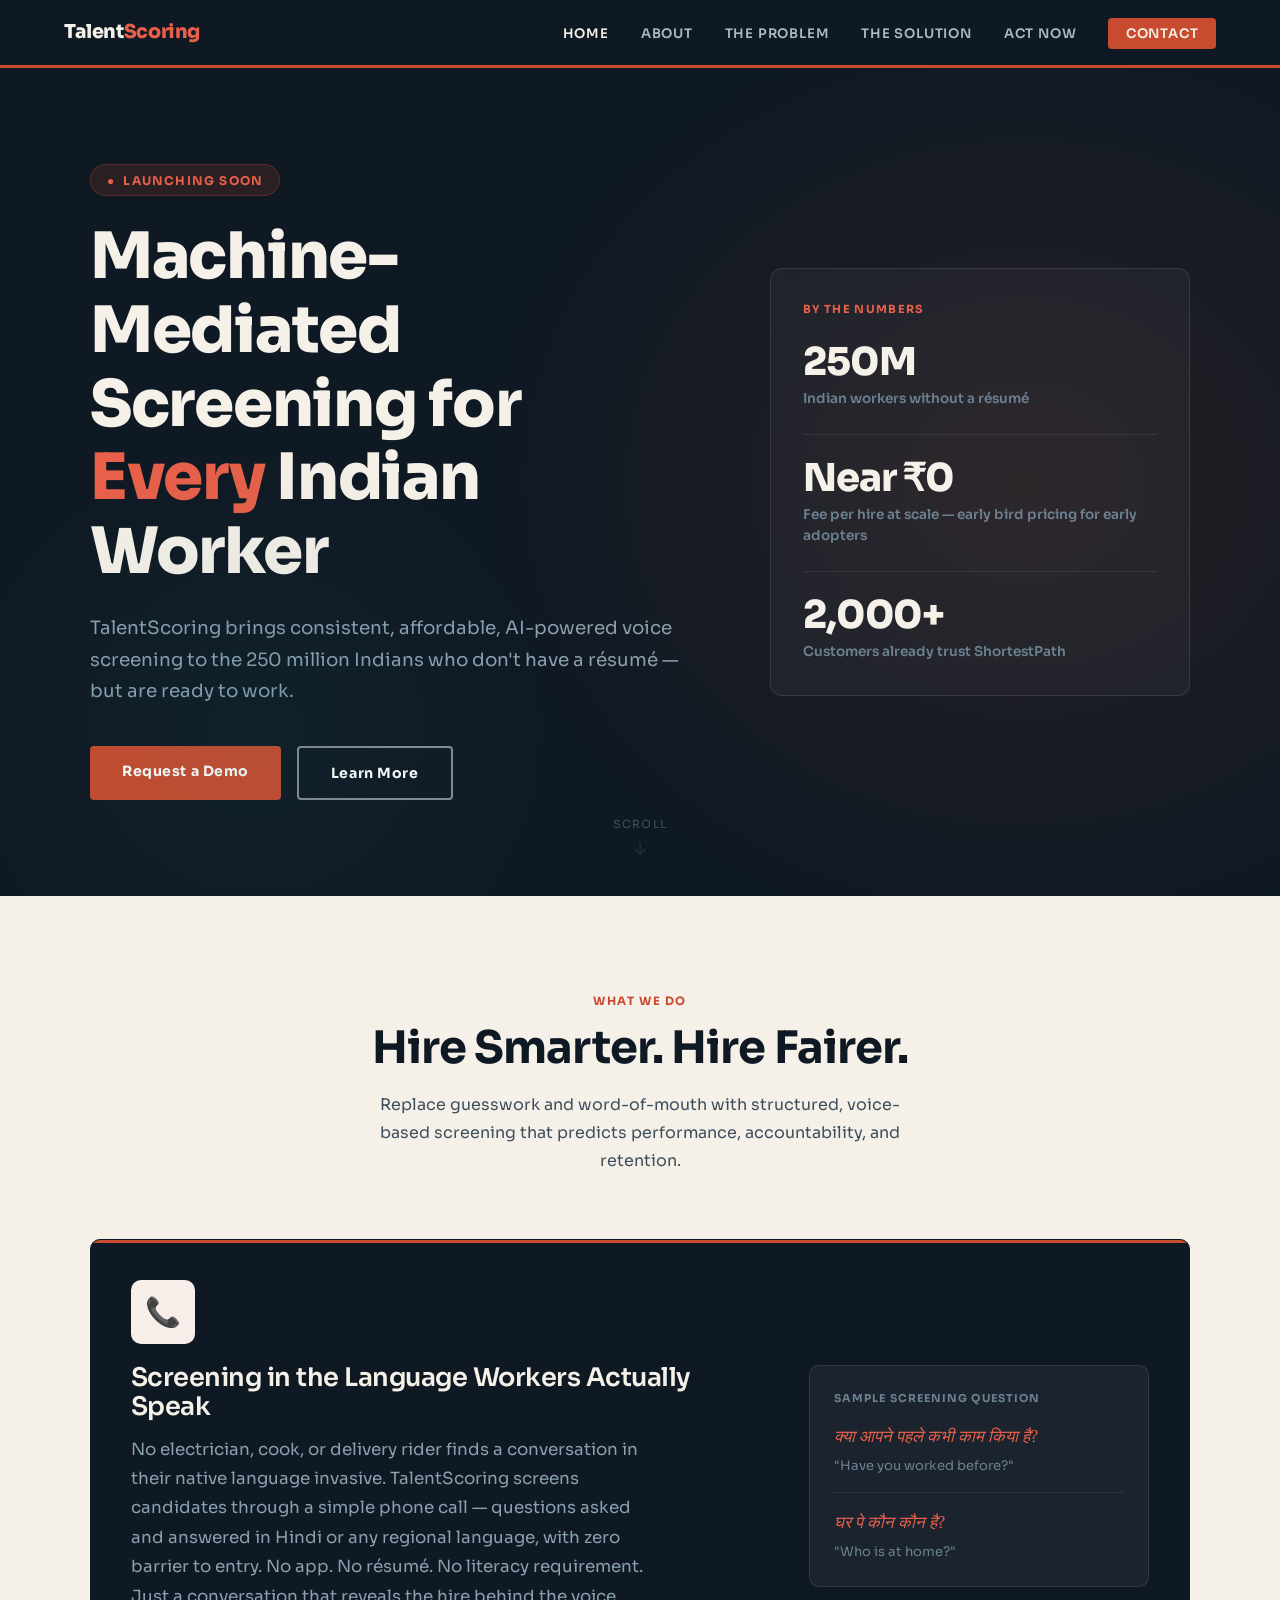
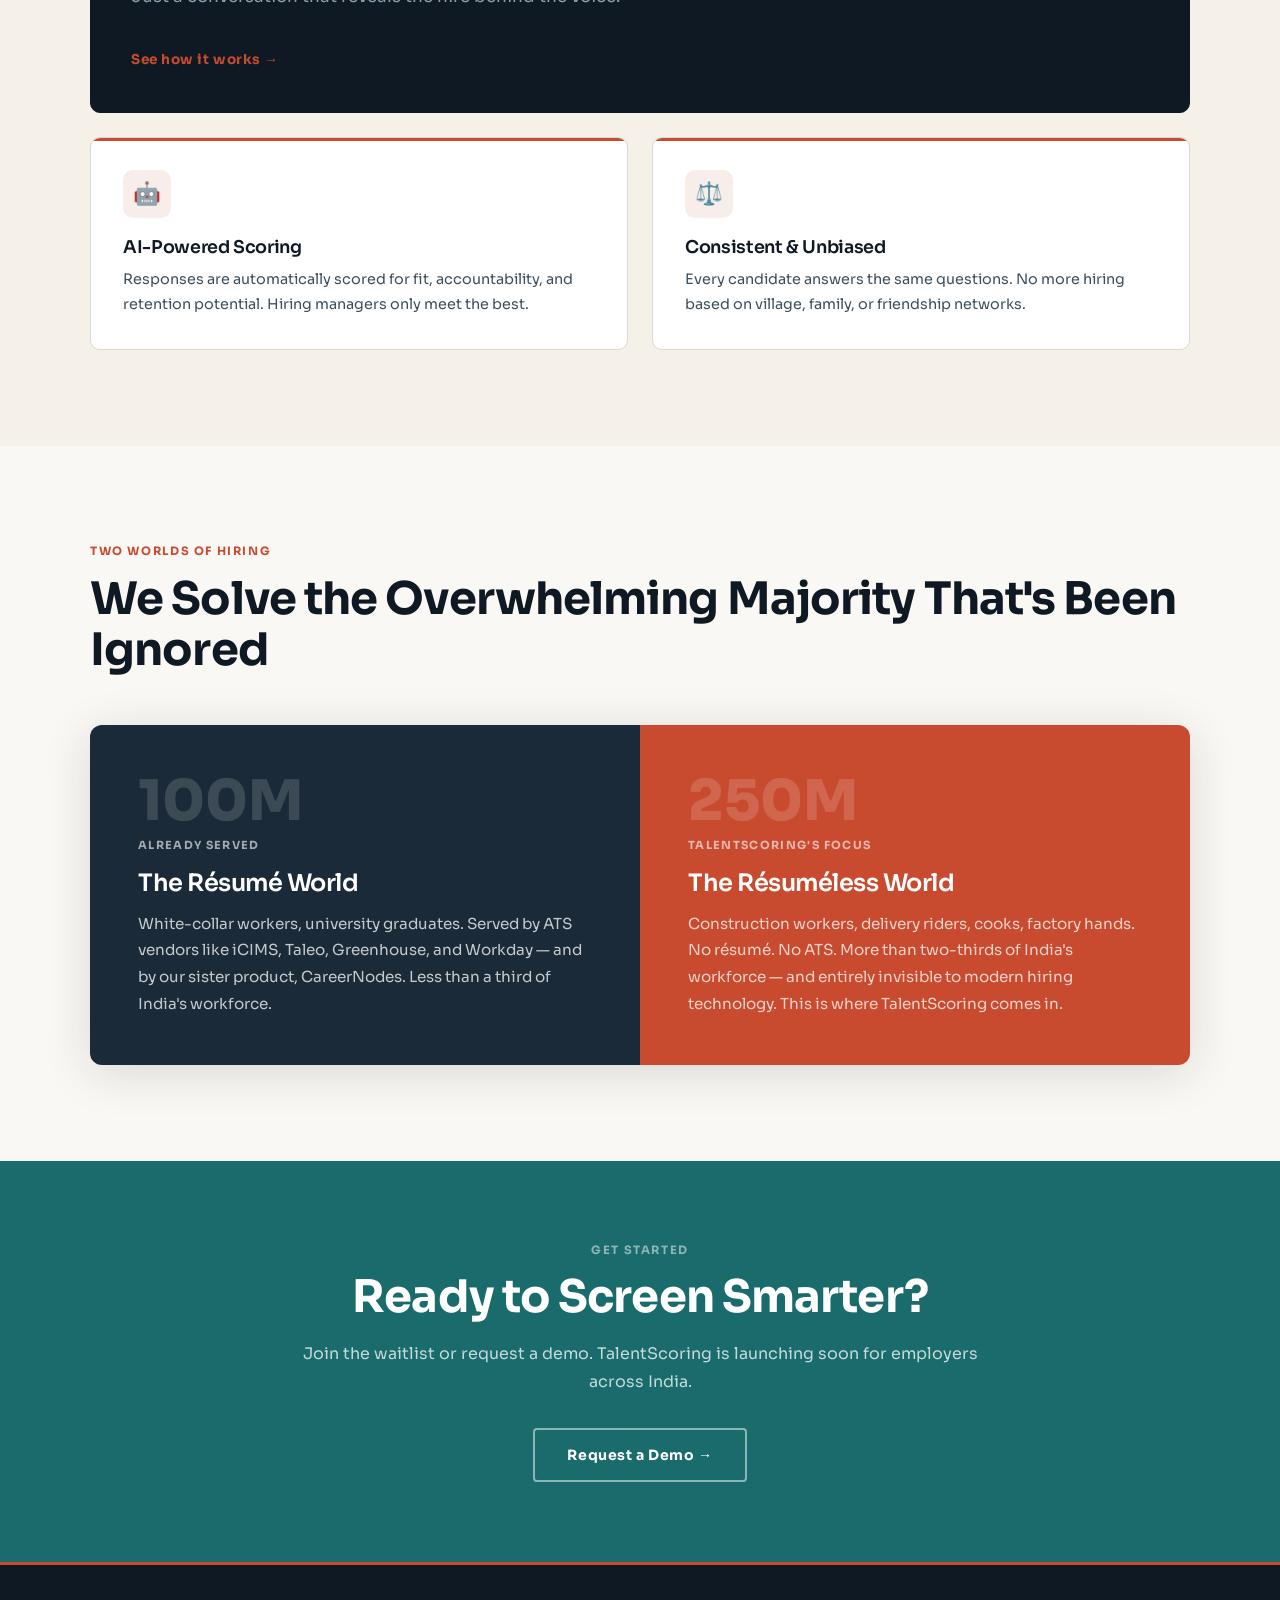
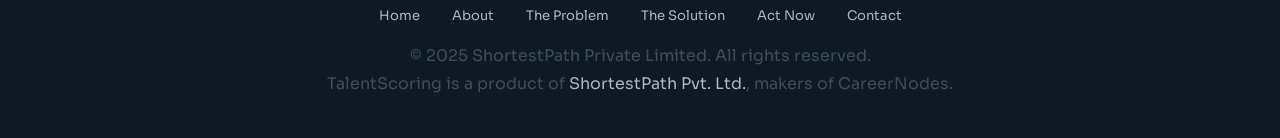
<file: index.html>
<!DOCTYPE html>
<html lang="en">
<head>
  <meta charset="UTF-8" />
  <meta name="viewport" content="width=device-width, initial-scale=1.0" />
  <title>TalentScoring — Machine-Mediated Screening</title>
  <meta name="description" content="TalentScoring brings consistent, AI-powered voice screening to the 250 million Indian workers who don't have a résumé." />
  <link rel="stylesheet" href="style.css" />
  <style>
    /* Hero */
    .hero {
      background: var(--ink);
      min-height: 92vh;
      display: flex;
      align-items: center;
      position: relative;
      overflow: hidden;
      padding: 4rem 5%;
    }

    .hero::before {
      content: '';
      position: absolute;
      inset: 0;
      background:
        radial-gradient(ellipse 60% 80% at 80% 50%, rgba(200,75,47,0.12) 0%, transparent 70%),
        radial-gradient(ellipse 40% 60% at 20% 80%, rgba(26,107,107,0.1) 0%, transparent 60%);
      pointer-events: none;
    }

    .hero-grid {
      max-width: 1100px;
      margin: 0 auto;
      width: 100%;
      display: grid;
      grid-template-columns: 1fr 420px;
      gap: 4rem;
      align-items: center;
    }

    .hero-eyebrow {
      display: inline-flex;
      align-items: center;
      gap: 0.5rem;
      background: rgba(200,75,47,0.15);
      border: 1px solid rgba(200,75,47,0.3);
      border-radius: 100px;
      padding: 0.35rem 1rem;
      font-size: 0.75rem;
      font-weight: 700;
      letter-spacing: 0.1em;
      text-transform: uppercase;
      color: var(--accent-light);
      margin-bottom: 1.5rem;
    }

    .hero h1 {
      color: var(--cream);
      margin-bottom: 1.5rem;
    }

    .hero h1 em {
      font-style: normal;
      color: var(--accent-light);
    }

    .hero .lead {
      color: #8aa0b0;
      margin-bottom: 2.5rem;
      font-size: 1.15rem;
    }

    .hero-actions { display: flex; gap: 1rem; flex-wrap: wrap; }

    /* Hero card */
    .hero-card {
      background: rgba(255,255,255,0.04);
      border: 1px solid rgba(255,255,255,0.1);
      border-radius: 12px;
      padding: 2rem;
      backdrop-filter: blur(4px);
    }

    .hero-card-label {
      font-size: 0.7rem;
      font-weight: 700;
      letter-spacing: 0.12em;
      text-transform: uppercase;
      color: var(--accent-light);
      margin-bottom: 1.5rem;
    }

    .hero-stat {
      margin-bottom: 1.5rem;
      padding-bottom: 1.5rem;
      border-bottom: 1px solid rgba(255,255,255,0.08);
    }
    .hero-stat:last-child { margin-bottom: 0; padding-bottom: 0; border-bottom: none; }
    .hero-stat .stat-number { color: var(--cream); font-size: 2.4rem; }
    .hero-stat .stat-label { color: #6b8090; }

    /* Scroll indicator */
    .scroll-hint {
      position: absolute;
      bottom: 2.5rem;
      left: 50%;
      transform: translateX(-50%);
      display: flex;
      flex-direction: column;
      align-items: center;
      gap: 0.4rem;
      color: #3d5060;
      font-size: 0.7rem;
      letter-spacing: 0.1em;
      text-transform: uppercase;
      animation: bounce 2s infinite;
    }

    @keyframes bounce {
      0%, 100% { transform: translateX(-50%) translateY(0); }
      50% { transform: translateX(-50%) translateY(6px); }
    }

    .scroll-hint svg { opacity: 0.4; }

    /* Value props */
    .value-section {
      padding: 6rem 5%;
      background: var(--cream);
    }

    .value-inner {
      max-width: 1100px;
      margin: 0 auto;
    }

    .value-header {
      text-align: center;
      margin-bottom: 4rem;
    }

    .value-header h2 { margin-bottom: 1rem; }
    .value-header p { max-width: 540px; margin: 0 auto; }

    .value-card {
      background: white;
      border: 1px solid var(--border);
      border-radius: 10px;
      padding: 2rem;
      position: relative;
      overflow: hidden;
      transition: transform 0.2s, box-shadow 0.2s;
    }
    .value-card::before {
      content: '';
      position: absolute;
      top: 0; left: 0; right: 0;
      height: 3px;
      background: var(--accent);
    }
    .value-card:hover { transform: translateY(-4px); box-shadow: var(--shadow-lg); }
    .value-card h3 { margin-bottom: 0.6rem; font-size: 1.1rem; }
    .value-card p { font-size: 0.9rem; }

    /* Hero card — native language */
    .value-card-hero {
      display: grid;
      grid-template-columns: 1fr 340px;
      gap: 3rem;
      align-items: center;
      margin-bottom: 1.5rem;
      padding: 2.5rem;
      background: var(--ink);
      border-color: var(--ink);
    }
    .value-card-hero::before { background: var(--accent); }
    .value-card-hero:hover { transform: none; }

    .value-hero-left h3 { color: var(--cream); }
    .value-hero-left p { color: #8aa0b0; font-size: 1rem; }

    .question-preview {
      background: rgba(255,255,255,0.05);
      border: 1px solid rgba(255,255,255,0.1);
      border-radius: 10px;
      padding: 1.5rem;
    }
    .qp-label {
      font-size: 0.68rem;
      font-weight: 700;
      letter-spacing: 0.1em;
      text-transform: uppercase;
      color: #6b8090;
      margin-bottom: 1rem;
    }
    .qp-hindi {
      font-family: 'Lora', serif;
      font-style: italic;
      color: var(--accent-light);
      font-size: 1.05rem;
      margin-bottom: 0.3rem;
    }
    .qp-english {
      font-size: 0.82rem;
      color: #6b8090;
    }
    .qp-divider {
      height: 1px;
      background: rgba(255,255,255,0.07);
      margin: 1rem 0;
    }

    /* Secondary 2-col grid */
    .value-grid-secondary {
      display: grid;
      grid-template-columns: 1fr 1fr;
      gap: 1.5rem;
    }

    .value-icon {
      width: 48px;
      height: 48px;
      background: var(--accent-pale);
      border-radius: 10px;
      display: flex;
      align-items: center;
      justify-content: center;
      margin-bottom: 1.2rem;
      font-size: 1.4rem;
    }

    /* Two-world section */
    .two-worlds {
      padding: 6rem 5%;
      background: var(--warm-white);
    }

    .two-worlds-inner {
      max-width: 1100px;
      margin: 0 auto;
    }

    .worlds-grid {
      display: grid;
      grid-template-columns: 1fr 1fr;
      gap: 0;
      border-radius: 12px;
      overflow: hidden;
      box-shadow: var(--shadow-lg);
      margin-top: 3rem;
    }

    .world {
      padding: 3rem;
    }

    .world-resume {
      background: #1a2a38;
      color: white;
    }

    .world-resumeless {
      background: var(--accent);
      color: white;
    }

    .world-tag {
      font-size: 0.7rem;
      font-weight: 700;
      letter-spacing: 0.12em;
      text-transform: uppercase;
      opacity: 0.6;
      margin-bottom: 1rem;
    }

    .world h3 { font-size: 1.5rem; color: white; margin-bottom: 0.8rem; }
    .world p { color: rgba(255,255,255,0.75); font-size: 0.95rem; }
    .world .world-num { font-size: 3.5rem; font-weight: 800; opacity: 0.15; line-height: 1; margin-bottom: 0.5rem; }

    /* CTA Banner */
    .cta-banner {
      background: var(--teal);
      padding: 5rem 5%;
      text-align: center;
    }

    .cta-banner-inner { max-width: 700px; margin: 0 auto; }
    .cta-banner h2 { color: white; margin-bottom: 1rem; }
    .cta-banner p { color: rgba(255,255,255,0.75); margin-bottom: 2rem; }

    @media (max-width: 900px) {
      .hero-grid { grid-template-columns: 1fr; }
      .hero-card { display: none; }
      .value-card-hero { grid-template-columns: 1fr; }
      .value-hero-right { display: none; }
      .value-grid-secondary { grid-template-columns: 1fr; }
      .worlds-grid { grid-template-columns: 1fr; }
    }
  </style>
</head>
<body>

<nav>
  <a href="index.html" class="nav-logo">Talent<span>Scoring</span></a>
  <ul class="nav-links">
    <li><a href="index.html" class="active">Home</a></li>
    <li><a href="about.html">About</a></li>
    <li><a href="problem.html">The Problem</a></li>
    <li><a href="solution.html">The Solution</a></li>
    <li><a href="market.html">Act Now</a></li>
    <li><a href="contact.html" class="nav-cta">Contact</a></li>
  </ul>
</nav>

<main>

  <section class="hero">
    <div class="hero-grid">
      <div class="hero-content">
        <div class="hero-eyebrow">
          <span>●</span> Launching Soon
        </div>
        <h1>Machine-Mediated Screening for <em>Every</em> Indian Worker</h1>
        <p class="lead">TalentScoring brings consistent, affordable, AI-powered voice screening to the 250 million Indians who don't have a résumé — but are ready to work.</p>
        <div class="hero-actions">
          <a href="contact.html" class="btn btn-primary">Request a Demo</a>
          <a href="problem.html" class="btn btn-outline-white">Learn More</a>
        </div>
      </div>
      <div class="hero-card">
        <div class="hero-card-label">By the numbers</div>
        <div class="hero-stat">
          <div class="stat-number">250M</div>
          <div class="stat-label">Indian workers without a résumé</div>
        </div>
        <div class="hero-stat">
          <div class="stat-number">Near ₹0</div>
          <div class="stat-label">Fee per hire at scale — early bird pricing for early adopters</div>
        </div>
        <div class="hero-stat">
          <div class="stat-number">2,000+</div>
          <div class="stat-label">Customers already trust ShortestPath</div>
        </div>
      </div>
    </div>
    <div class="scroll-hint">
      <span>Scroll</span>
      <svg width="16" height="16" viewBox="0 0 16 16" fill="none"><path d="M8 3v10M3 9l5 5 5-5" stroke="currentColor" stroke-width="1.5" stroke-linecap="round" stroke-linejoin="round"/></svg>
    </div>
  </section>

  <section class="value-section">
    <div class="value-inner">
      <div class="value-header">
        <div class="section-label">What We Do</div>
        <h2>Hire Smarter. Hire Fairer.</h2>
        <p>Replace guesswork and word-of-mouth with structured, voice-based screening that predicts performance, accountability, and retention.</p>
      </div>
      <!-- Native language: hero card spanning full width -->
      <div class="value-card value-card-hero">
        <div class="value-hero-left">
          <div class="value-icon" style="width:64px;height:64px;font-size:1.8rem;">📞</div>
          <h3 style="font-size:1.6rem;margin-bottom:0.8rem;">Screening in the Language Workers Actually Speak</h3>
          <p style="font-size:1.05rem;max-width:520px;">No electrician, cook, or delivery rider finds a conversation in their native language invasive. TalentScoring screens candidates through a simple phone call — questions asked and answered in Hindi or any regional language, with zero barrier to entry. No app. No résumé. No literacy requirement. Just a conversation that reveals the hire behind the voice.</p>
          <a href="solution.html" style="display:inline-block;margin-top:1.2rem;font-size:0.85rem;font-weight:700;color:var(--accent);text-decoration:none;letter-spacing:0.04em;">See how it works →</a>
        </div>
        <div class="value-hero-right">
          <div class="question-preview">
            <div class="qp-label">Sample screening question</div>
            <div class="qp-hindi">क्या आपने पहले कभी काम किया है?</div>
            <div class="qp-english">"Have you worked before?"</div>
            <div class="qp-divider"></div>
            <div class="qp-hindi">घर पे कौन कौन है?</div>
            <div class="qp-english">"Who is at home?"</div>
          </div>
        </div>
      </div>

      <!-- Supporting cards: smaller, secondary -->
      <div class="value-grid-secondary">
        <div class="value-card">
          <div class="value-icon">🤖</div>
          <h3>AI-Powered Scoring</h3>
          <p>Responses are automatically scored for fit, accountability, and retention potential. Hiring managers only meet the best.</p>
        </div>
        <div class="value-card">
          <div class="value-icon">⚖️</div>
          <h3>Consistent & Unbiased</h3>
          <p>Every candidate answers the same questions. No more hiring based on village, family, or friendship networks.</p>
        </div>
      </div>
    </div>
  </section>

  <section class="two-worlds">
    <div class="two-worlds-inner">
      <div class="section-label">Two Worlds of Hiring</div>
      <h2>We Solve the Overwhelming Majority That's Been Ignored</h2>
      <div class="worlds-grid">
        <div class="world world-resume">
          <div class="world-num">100M</div>
          <div class="world-tag">Already Served</div>
          <h3>The Résumé World</h3>
          <p>White-collar workers, university graduates. Served by ATS vendors like iCIMS, Taleo, Greenhouse, and Workday — and by our sister product, CareerNodes. Less than a third of India's workforce.</p>
        </div>
        <div class="world world-resumeless">
          <div class="world-num">250M</div>
          <div class="world-tag">TalentScoring's Focus</div>
          <h3>The Résuméless World</h3>
          <p>Construction workers, delivery riders, cooks, factory hands. No résumé. No ATS. More than two-thirds of India's workforce — and entirely invisible to modern hiring technology. This is where TalentScoring comes in.</p>
        </div>
      </div>
    </div>
  </section>

  <section class="cta-banner">
    <div class="cta-banner-inner">
      <div class="section-label" style="color:rgba(255,255,255,0.5);">Get Started</div>
      <h2>Ready to Screen Smarter?</h2>
      <p>Join the waitlist or request a demo. TalentScoring is launching soon for employers across India.</p>
      <a href="contact.html" class="btn btn-outline-white">Request a Demo →</a>
    </div>
  </section>

</main>

<footer>
  <div class="footer-inner">
    <div class="footer-links">
      <a href="index.html">Home</a>
      <a href="about.html">About</a>
      <a href="problem.html">The Problem</a>
      <a href="solution.html">The Solution</a>
      <a href="market.html">Act Now</a>
      <a href="contact.html">Contact</a>
    </div>
    <p>© 2025 ShortestPath Private Limited. All rights reserved.<br>
    TalentScoring is a product of <a href="#">ShortestPath Pvt. Ltd.</a>, makers of CareerNodes.</p>
  </div>
</footer>

</body>
</html>
</file>
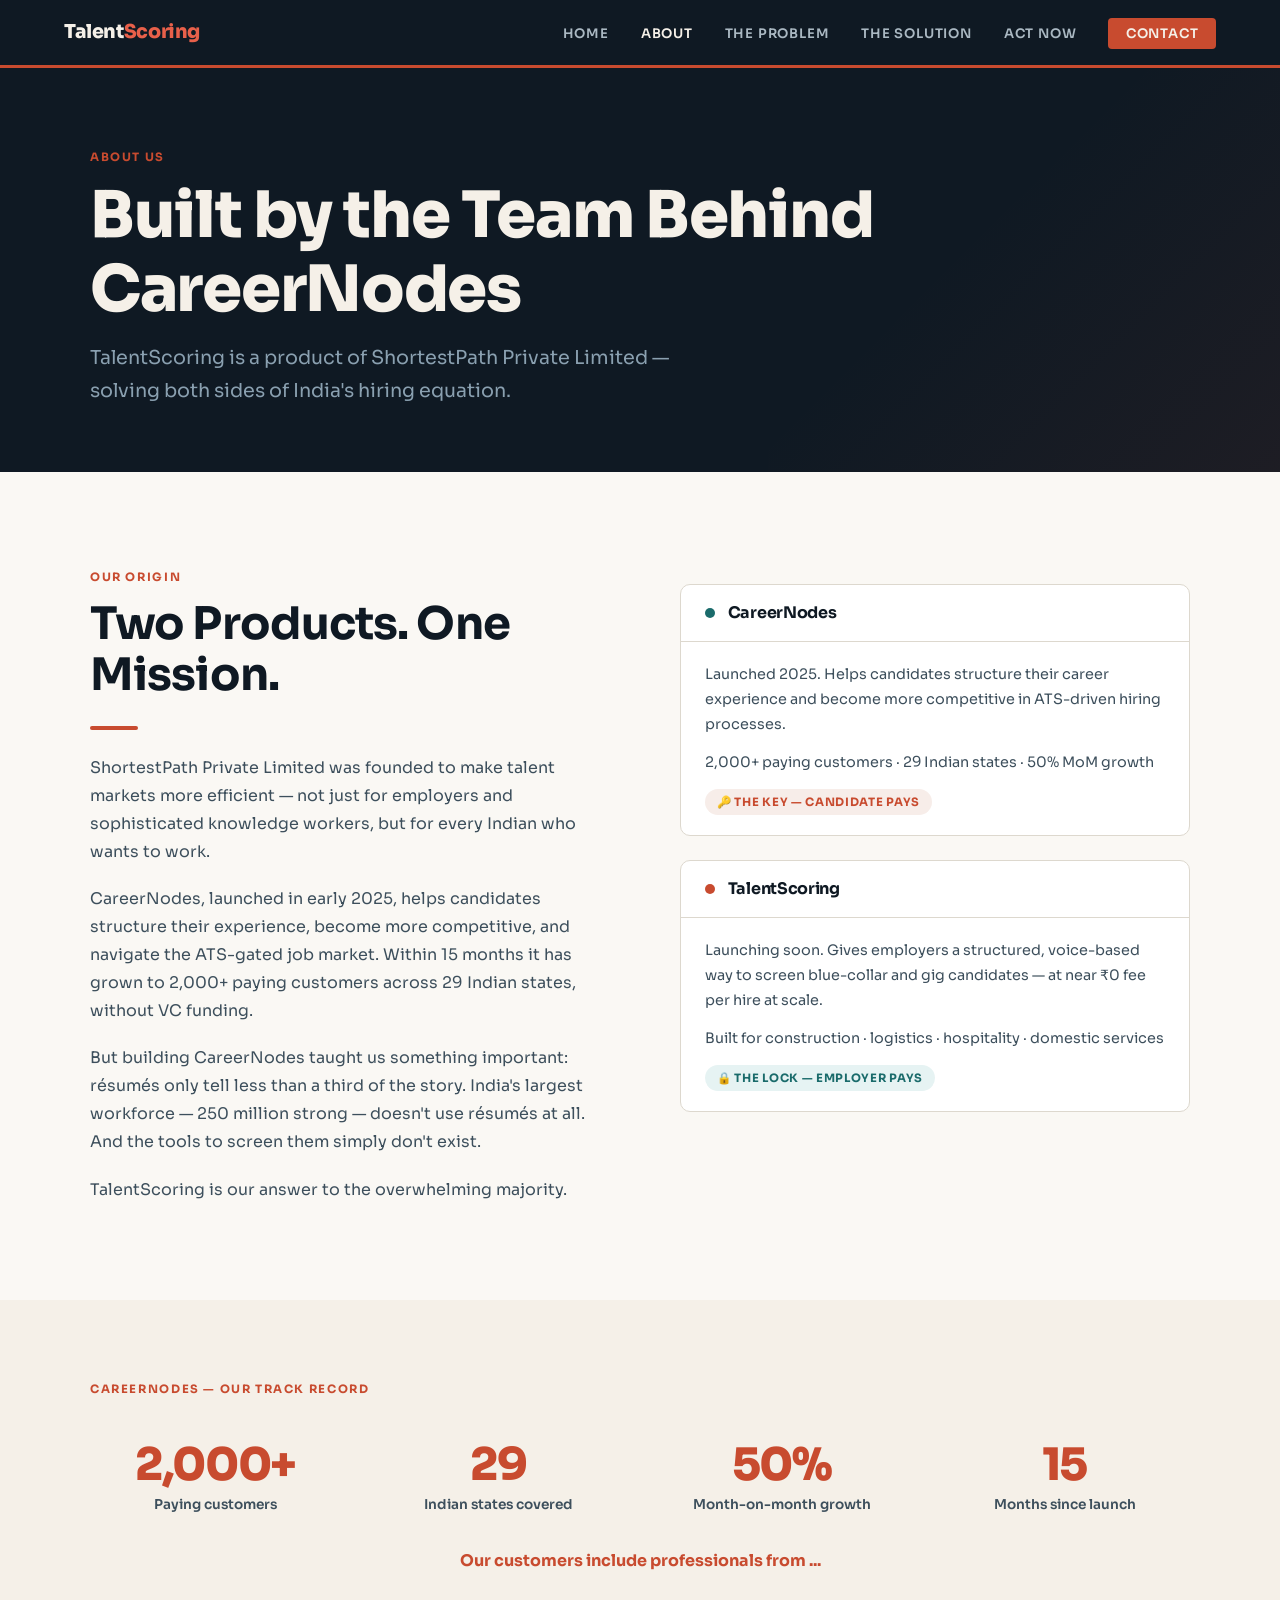
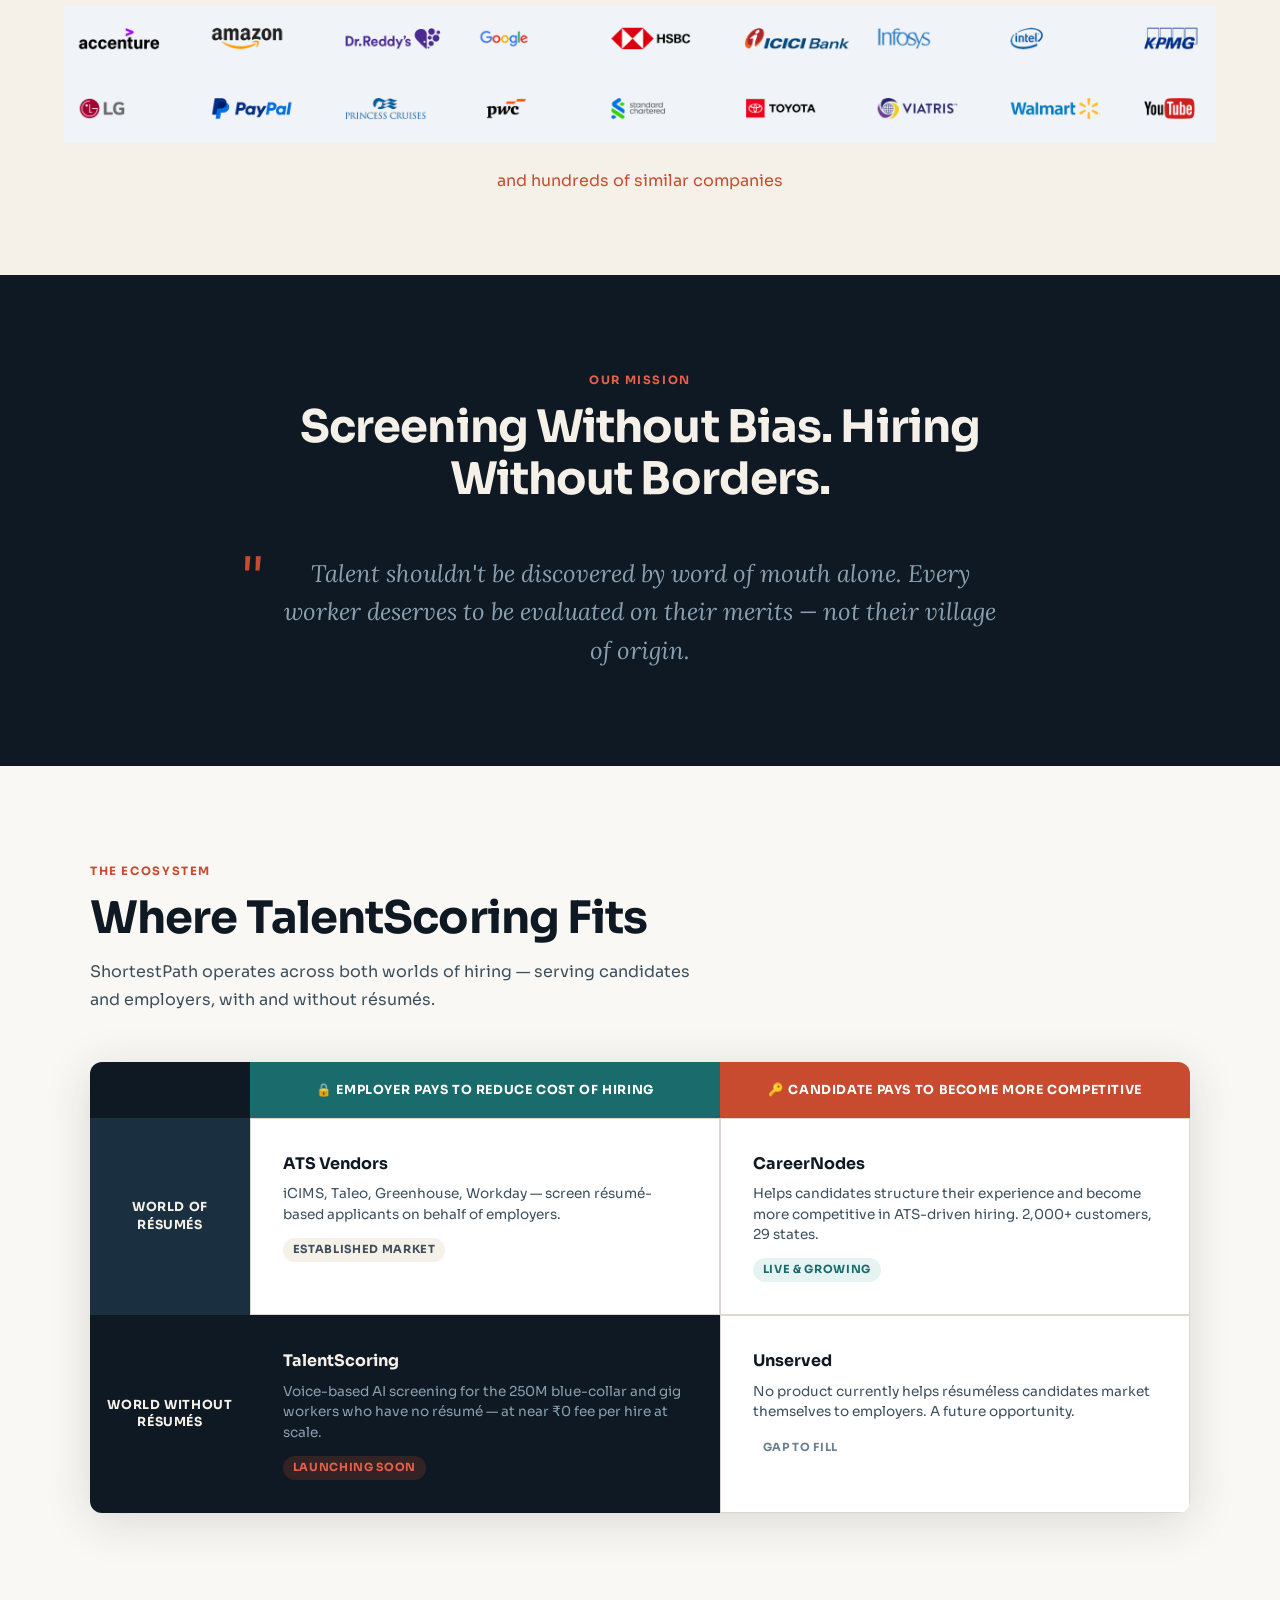
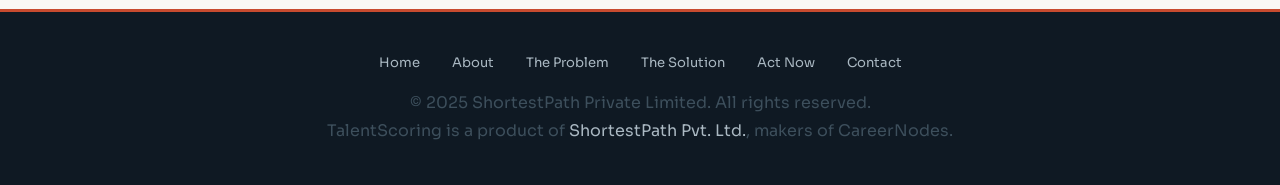
<file: about.html>
<!DOCTYPE html>
<html lang="en">
<head>
  <meta charset="UTF-8" />
  <meta name="viewport" content="width=device-width, initial-scale=1.0" />
  <title>About — TalentScoring</title>
  <meta name="description" content="TalentScoring is a product of ShortestPath Private Limited, makers of CareerNodes." />
  <link rel="stylesheet" href="style.css" />
  <style>
    .origin-section {
      padding: 6rem 5%;
      background: var(--warm-white);
    }
    .origin-inner {
      max-width: 1100px;
      margin: 0 auto;
      display: grid;
      grid-template-columns: 1fr 1fr;
      gap: 5rem;
      align-items: start;
    }
    .origin-text h2 { margin-bottom: 1rem; }
    .origin-text .divider { margin-bottom: 1.5rem; }

    .origin-aside { padding-top: 1rem; }

    .product-card {
      background: white;
      border: 1px solid var(--border);
      border-radius: 10px;
      overflow: hidden;
      margin-bottom: 1.5rem;
      transition: box-shadow 0.2s;
    }
    .product-card:hover { box-shadow: var(--shadow-lg); }

    .product-card-header {
      padding: 1.2rem 1.5rem;
      display: flex;
      align-items: center;
      gap: 0.8rem;
      border-bottom: 1px solid var(--border);
    }

    .product-dot {
      width: 10px; height: 10px; border-radius: 50%;
    }

    .product-card-header h3 { font-size: 1rem; font-weight: 700; }
    .product-card-body { padding: 1.2rem 1.5rem; }
    .product-card-body p { font-size: 0.9rem; margin-bottom: 0.8rem; }
    .product-tag {
      display: inline-block;
      font-size: 0.72rem;
      font-weight: 700;
      letter-spacing: 0.06em;
      text-transform: uppercase;
      padding: 0.25rem 0.75rem;
      border-radius: 100px;
    }

    .key-tag { background: var(--accent-pale); color: var(--accent); }
    .lock-tag { background: #e6f3f3; color: var(--teal); }

    /* Mission section */
    .mission-section {
      background: var(--ink);
      padding: 6rem 5%;
    }
    .mission-inner {
      max-width: 800px;
      margin: 0 auto;
      text-align: center;
    }
    .mission-inner .section-label { color: var(--accent-light); }
    .mission-inner h2 { color: var(--cream); margin-bottom: 1.5rem; }

    blockquote {
      font-family: 'Lora', serif;
      font-size: 1.5rem;
      font-style: italic;
      color: #8aa0b0;
      line-height: 1.6;
      position: relative;
      padding: 0 2rem;
    }
    blockquote::before {
      content: '"';
      position: absolute;
      left: 0;
      top: -0.5rem;
      font-size: 4rem;
      color: var(--accent);
      line-height: 1;
      font-family: 'Lora', serif;
    }

    /* Stats row */
    .stats-section {
      background: var(--cream);
      padding: 5rem 5%;
    }
    .stats-inner {
      max-width: 1100px;
      margin: 0 auto;
    }
    .stats-row {
      display: grid;
      grid-template-columns: repeat(4, 1fr);
      gap: 2rem;
      text-align: center;
    }
    .stat-box {
      padding: 2rem 1rem;
    }
    .stat-box .stat-number { font-size: 2.8rem; }

    /* Ecosystem / 2x2 matrix section */
    .ecosystem-section {
      padding: 6rem 5%;
      background: var(--warm-white);
    }
    .ecosystem-inner {
      max-width: 1100px;
      margin: 0 auto;
    }
    .ecosystem-inner h2 { margin-bottom: 0.8rem; }
    .ecosystem-inner > p { max-width: 600px; margin-bottom: 3rem; }

    .matrix-wrap {
      display: grid;
      grid-template-columns: 160px 1fr 1fr;
      grid-template-rows: 56px 1fr 1fr;
      gap: 0;
      border-radius: 12px;
      overflow: hidden;
      box-shadow: var(--shadow-lg);
    }

    /* corner cell */
    .matrix-corner {
      background: var(--ink);
      grid-column: 1;
      grid-row: 1;
    }

    /* column headers */
    .matrix-col-header {
      display: flex;
      align-items: center;
      justify-content: center;
      text-align: center;
      padding: 0.8rem 1.2rem;
      font-size: 0.78rem;
      font-weight: 700;
      letter-spacing: 0.05em;
      text-transform: uppercase;
      line-height: 1.3;
    }
    .matrix-col-header.lock {
      background: var(--teal);
      color: white;
    }
    .matrix-col-header.key {
      background: var(--accent);
      color: white;
    }

    /* row headers */
    .matrix-row-header {
      display: flex;
      align-items: center;
      justify-content: center;
      padding: 1.5rem 1rem;
      font-size: 0.78rem;
      font-weight: 700;
      letter-spacing: 0.05em;
      text-transform: uppercase;
      text-align: center;
      line-height: 1.4;
      color: var(--cream);
    }
    .matrix-row-header.resume-row { background: #1a3040; }
    .matrix-row-header.resumeless-row { background: #0f1923; }

    /* cells */
    .matrix-cell {
      padding: 2rem;
      border: 1px solid var(--border);
      background: white;
      display: flex;
      flex-direction: column;
      gap: 0.5rem;
    }
    .matrix-cell.highlight {
      background: var(--ink);
      border-color: var(--ink);
    }
    .matrix-cell .cell-product {
      font-size: 1rem;
      font-weight: 700;
      color: var(--ink);
    }
    .matrix-cell.highlight .cell-product { color: var(--cream); }
    .matrix-cell .cell-desc {
      font-size: 0.85rem;
      color: var(--ink-muted);
      line-height: 1.5;
      margin: 0;
    }
    .matrix-cell.highlight .cell-desc { color: #8aa0b0; }
    .matrix-cell .cell-tag {
      display: inline-block;
      font-size: 0.7rem;
      font-weight: 700;
      letter-spacing: 0.06em;
      text-transform: uppercase;
      padding: 0.2rem 0.6rem;
      border-radius: 100px;
      margin-top: 0.3rem;
      width: fit-content;
    }
    .tag-careernodes { background: #e6f3f3; color: var(--teal); }
    .tag-ats { background: var(--cream); color: var(--ink-muted); }
    .tag-talentscoring { background: rgba(200,75,47,0.2); color: var(--accent-light); }
    .tag-gap { background: rgba(255,255,255,0.08); color: #6b8090; }

    @media (max-width: 900px) {
      .origin-inner { grid-template-columns: 1fr; gap: 2rem; }
      .stats-row { grid-template-columns: 1fr 1fr; }
      .matrix-wrap {
        grid-template-columns: 100px 1fr 1fr;
      }
      .matrix-col-header { font-size: 0.68rem; padding: 0.6rem; }
      .matrix-row-header { font-size: 0.68rem; padding: 1rem 0.5rem; }
      .matrix-cell { padding: 1.2rem; }
    }
    @media (max-width: 600px) {
      .stats-row { grid-template-columns: 1fr 1fr; }
      .matrix-wrap {
        grid-template-columns: 1fr;
        grid-template-rows: unset;
      }
      .matrix-corner { display: none; }
      .matrix-col-header, .matrix-row-header { grid-column: unset; }
    }
    .prof {
      background-color: rgba(241,244,248,var(--bs-bg-opacity))!important
    }
    .professionals {
      max-width: 100%;
      height: auto;
      margin-top: 2rem;
      margin-bottom: 1rem;
    }
    .pro {
      text-align:center;
      color: #C84B2F;
    }
  </style>
</head>
<body>

<nav>
  <a href="index.html" class="nav-logo">Talent<span>Scoring</span></a>
  <ul class="nav-links">
    <li><a href="index.html">Home</a></li>
    <li><a href="about.html" class="active">About</a></li>
    <li><a href="problem.html">The Problem</a></li>
    <li><a href="solution.html">The Solution</a></li>
    <li><a href="market.html">Act Now</a></li>
    <li><a href="contact.html" class="nav-cta">Contact</a></li>
  </ul>
</nav>

<main>

  <div class="page-hero">
    <div class="page-hero-inner">
      <div class="section-label">About Us</div>
      <h1>Built by the Team Behind CareerNodes</h1>
      <div class="lead">TalentScoring is a product of ShortestPath Private Limited — solving both sides of India's hiring equation.</div>
    </div>
  </div>

  <section class="origin-section">
    <div class="origin-inner">
      <div class="origin-text">
        <div class="section-label">Our Origin</div>
        <h2>Two Products. One Mission.</h2>
        <div class="divider"></div>
        <p>ShortestPath Private Limited was founded to make talent markets more efficient — not just for employers and sophisticated knowledge workers, but for every Indian who wants to work.</p>
        <p>CareerNodes, launched in early 2025, helps candidates structure their experience, become more competitive, and navigate the ATS-gated job market. Within 15 months it has grown to 2,000+ paying customers across 29 Indian states, without VC funding.</p>
        <p>But building CareerNodes taught us something important: résumés only tell less than a third of the story. India's largest workforce — 250 million strong — doesn't use résumés at all. And the tools to screen them simply don't exist.</p>
        <p>TalentScoring is our answer to the overwhelming majority.</p>
      </div>
      <div class="origin-aside">
        <div class="product-card">
          <div class="product-card-header">
            <div class="product-dot" style="background: var(--teal);"></div>
            <h3>CareerNodes</h3>
          </div>
          <div class="product-card-body">
            <p>Launched 2025. Helps candidates structure their career experience and become more competitive in ATS-driven hiring processes.</p>
            <p>2,000+ paying customers · 29 Indian states · 50% MoM growth</p>
            <span class="product-tag key-tag">🔑 The Key — candidate pays</span>
          </div>
        </div>
        <div class="product-card">
          <div class="product-card-header">
            <div class="product-dot" style="background: var(--accent);"></div>
            <h3>TalentScoring</h3>
          </div>
          <div class="product-card-body">
            <p>Launching soon. Gives employers a structured, voice-based way to screen blue-collar and gig candidates — at near ₹0 fee per hire at scale.</p>
            <p>Built for construction · logistics · hospitality · domestic services</p>
            <span class="product-tag lock-tag">🔒 The Lock — employer pays</span>
          </div>
        </div>
      </div>
    </div>
  </section>

  <section class="stats-section">
    <div class="stats-inner prof">
      <div class="section-label">CareerNodes — Our Track Record</div>
      <div class="stats-row">
        <div class="stat-box">
          <div class="stat-number">2,000+</div>
          <div class="stat-label">Paying customers</div>
        </div>
        <div class="stat-box">
          <div class="stat-number">29</div>
          <div class="stat-label">Indian states covered</div>
        </div>
        <div class="stat-box">
          <div class="stat-number">50%</div>
          <div class="stat-label">Month-on-month growth</div>
        </div>
        <div class="stat-box">
          <div class="stat-number">15</div>
          <div class="stat-label">Months since launch</div>
        </div>
      </div>
    </div>
    <div>
      <h4 class="pro">Our customers include professionals from ...</h4>
      <img src="./professionals.png" class="professionals">
      <p class="pro">and hundreds of similar companies</p>
    </div>
  </section>

  <section class="mission-section">
    <div class="mission-inner">
      <div class="section-label">Our Mission</div>
      <h2>Screening Without Bias. Hiring Without Borders.</h2>
      <br/>
      <blockquote>
        Talent shouldn't be discovered by word of mouth alone. Every worker deserves to be evaluated on their merits — not their village of origin.
      </blockquote>
    </div>
  </section>

  <section class="ecosystem-section">
    <div class="ecosystem-inner">
      <div class="section-label">The Ecosystem</div>
      <h2>Where TalentScoring Fits</h2>
      <p>ShortestPath operates across both worlds of hiring — serving candidates and employers, with and without résumés.</p>

      <div class="matrix-wrap">
        <!-- Row 1: corner + col headers -->
        <div class="matrix-corner"></div>
        <div class="matrix-col-header lock">🔒 Employer pays to reduce cost of hiring</div>
        <div class="matrix-col-header key">🔑 Candidate pays to become more competitive</div>

        <!-- Row 2: World of résumés -->
        <div class="matrix-row-header resume-row">World of<br>Résumés</div>
        <div class="matrix-cell">
          <div class="cell-product">ATS Vendors</div>
          <p class="cell-desc">iCIMS, Taleo, Greenhouse, Workday — screen résumé-based applicants on behalf of employers.</p>
          <span class="cell-tag tag-ats">Established market</span>
        </div>
        <div class="matrix-cell">
          <div class="cell-product">CareerNodes</div>
          <p class="cell-desc">Helps candidates structure their experience and become more competitive in ATS-driven hiring. 2,000+ customers, 29 states.</p>
          <span class="cell-tag tag-careernodes">Live &amp; growing</span>
        </div>

        <!-- Row 3: World without résumés -->
        <div class="matrix-row-header resumeless-row">World Without<br>Résumés</div>
        <div class="matrix-cell highlight">
          <div class="cell-product">TalentScoring</div>
          <p class="cell-desc">Voice-based AI screening for the 250M blue-collar and gig workers who have no résumé — at near ₹0 fee per hire at scale.</p>
          <span class="cell-tag tag-talentscoring">Launching soon</span>
        </div>
        <div class="matrix-cell">
          <div class="cell-product">Unserved</div>
          <p class="cell-desc">No product currently helps résuméless candidates market themselves to employers. A future opportunity.</p>
          <span class="cell-tag tag-gap">Gap to fill</span>
        </div>
      </div>
    </div>
  </section>

</main>

<footer>
  <div class="footer-inner">
    <div class="footer-links">
      <a href="index.html">Home</a>
      <a href="about.html">About</a>
      <a href="problem.html">The Problem</a>
      <a href="solution.html">The Solution</a>
      <a href="market.html">Act Now</a>
      <a href="contact.html">Contact</a>
    </div>
    <p>© 2025 ShortestPath Private Limited. All rights reserved.<br>
    TalentScoring is a product of <a href="#">ShortestPath Pvt. Ltd.</a>, makers of CareerNodes.</p>
  </div>
</footer>

</body>
</html>
</file>
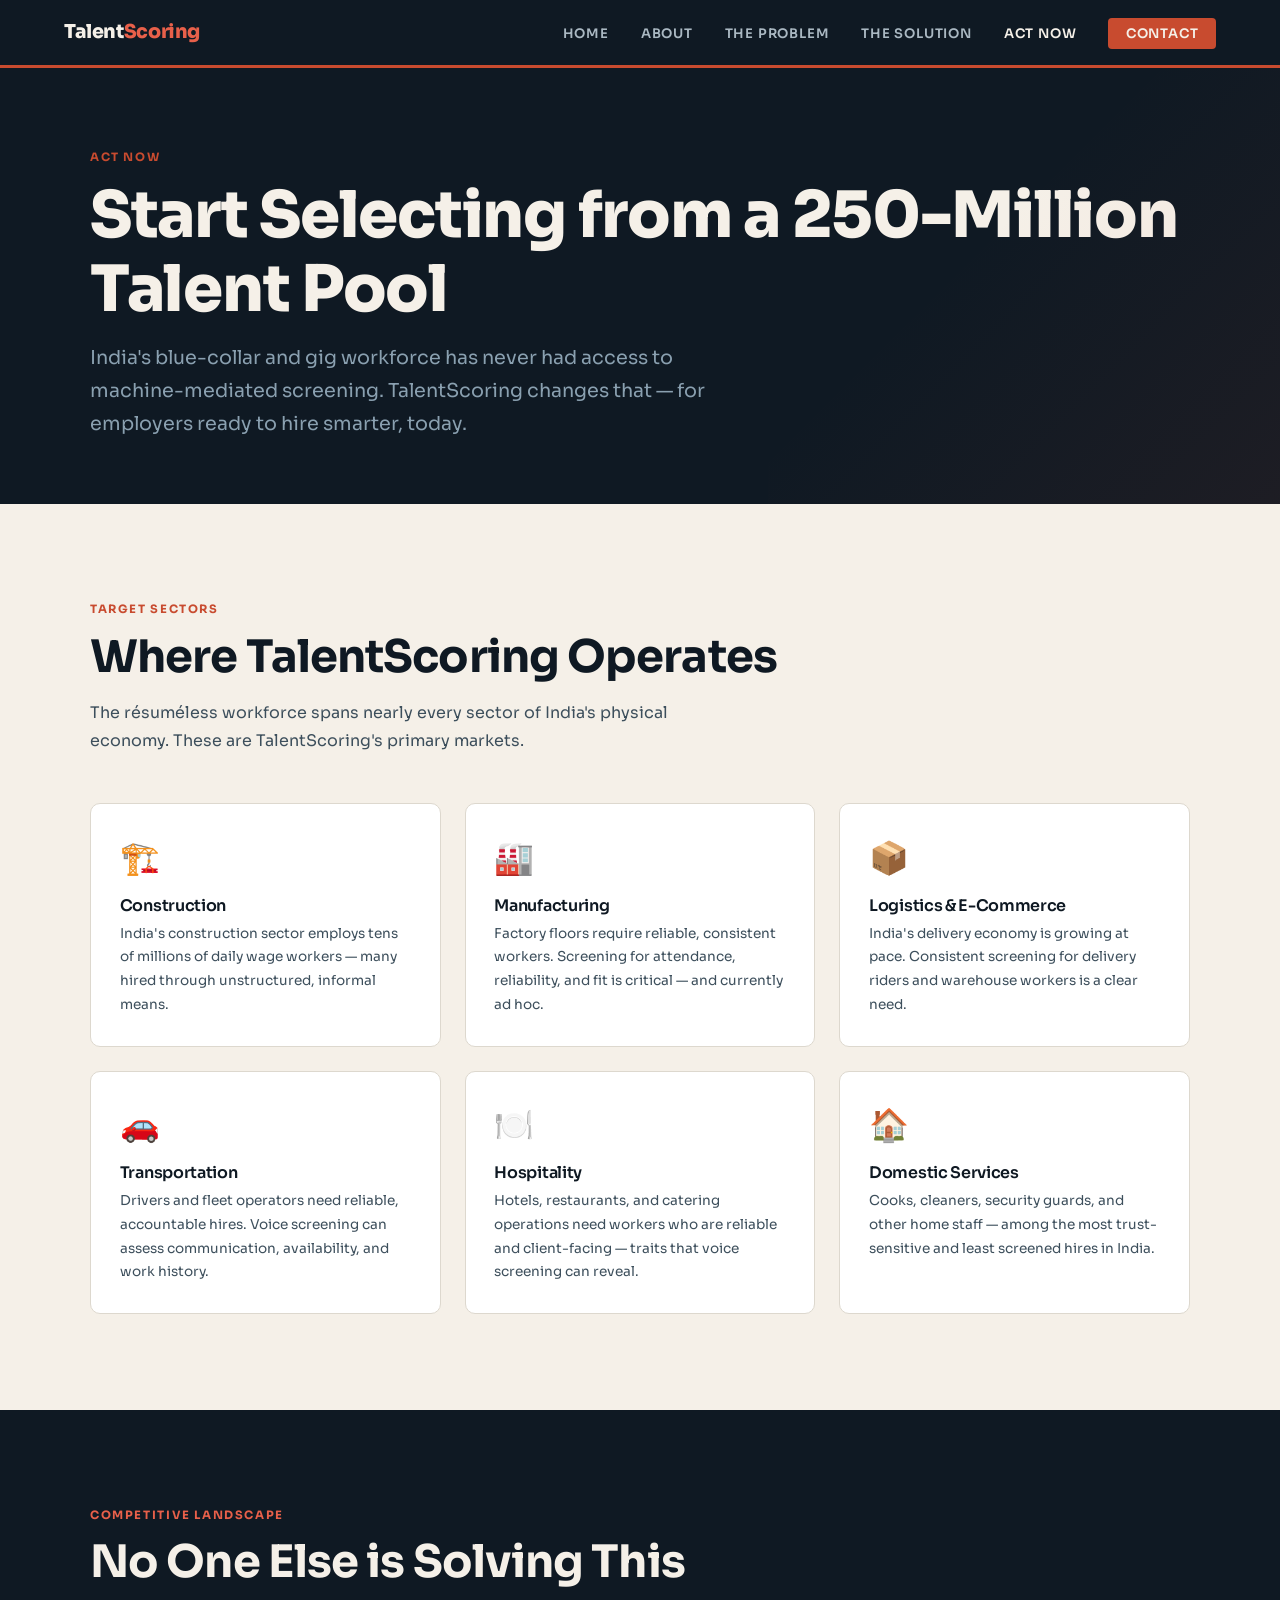
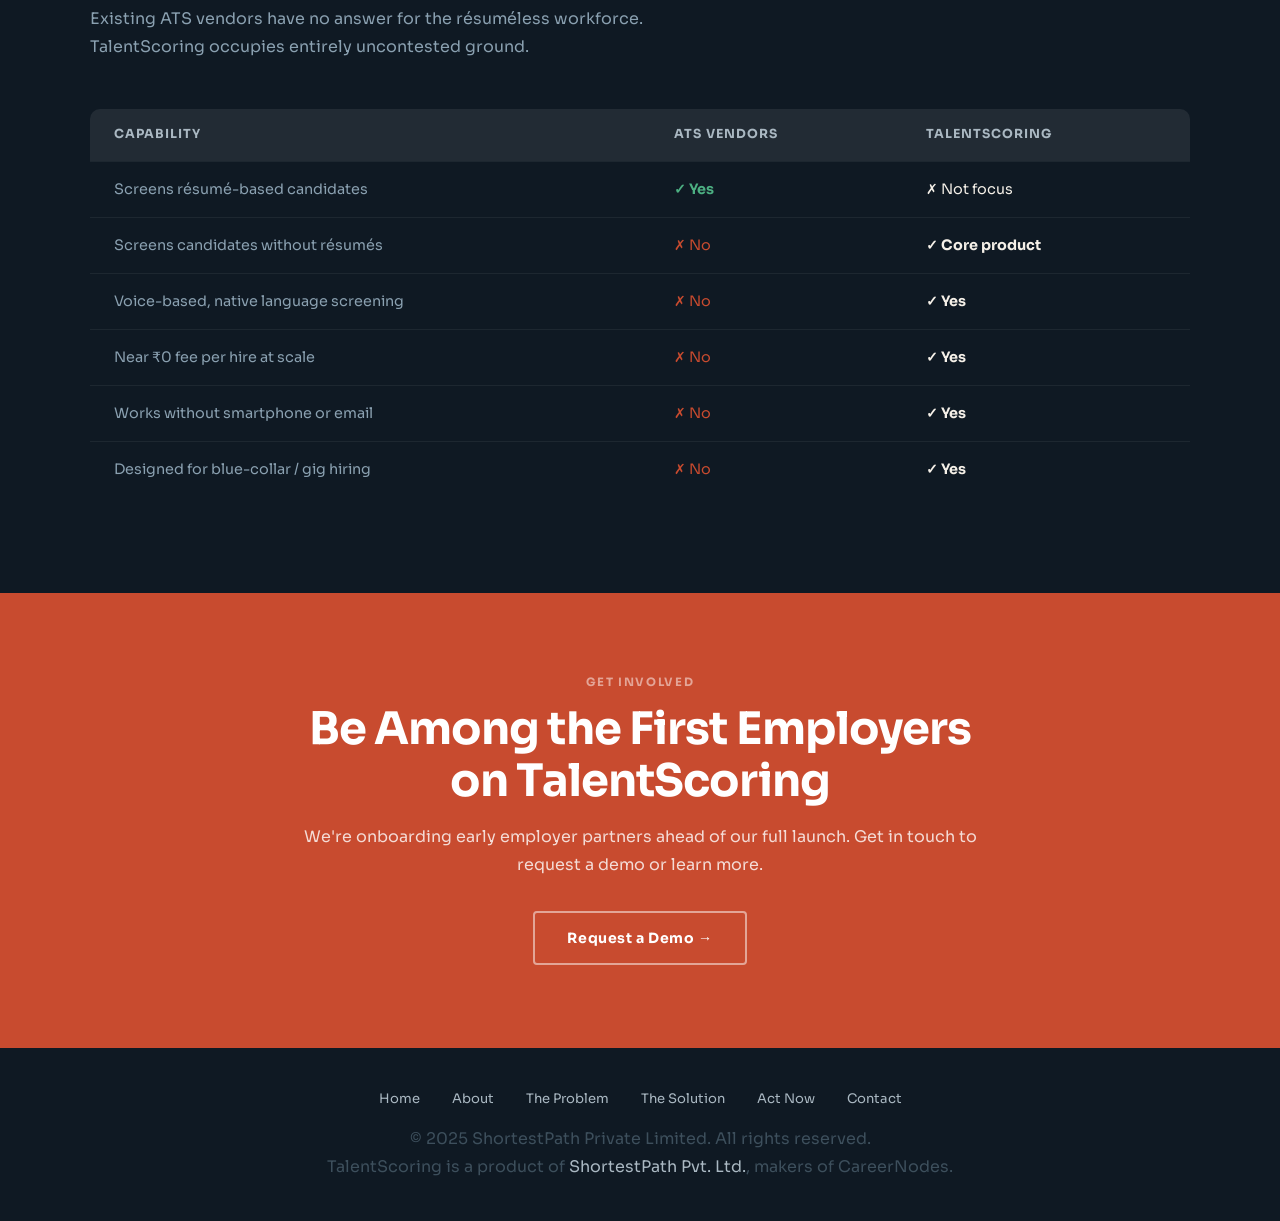
<file: market.html>
<!DOCTYPE html>
<html lang="en">
<head>
  <meta charset="UTF-8" />
  <meta name="viewport" content="width=device-width, initial-scale=1.0" />
  <title>Act Now — TalentScoring</title>
  <meta name="description" content="250 million Indian workers. Zero machine-mediated screening tools. TalentScoring is built for the largest untapped hiring market in the world." />
  <link rel="stylesheet" href="style.css" />
  <style>
    /* Opportunity section */
    .opportunity-section {
      padding: 6rem 5%;
      background: var(--warm-white);
    }
    .opportunity-inner {
      max-width: 1100px;
      margin: 0 auto;
    }

    .opportunity-grid {
      display: grid;
      grid-template-columns: 1fr 1fr;
      gap: 5rem;
      align-items: start;
      margin-top: 3rem;
    }

    .opp-text h2 { margin-bottom: 1rem; }
    .opp-text .divider { margin-bottom: 1.5rem; }

    .big-stat-box {
      background: var(--ink);
      border-radius: 12px;
      padding: 3rem;
      text-align: center;
    }

    .big-stat-box .big-num {
      font-size: 6rem;
      font-weight: 800;
      color: var(--accent-light);
      line-height: 1;
      letter-spacing: -0.04em;
    }

    .big-stat-box .big-label {
      color: #8aa0b0;
      font-size: 1rem;
      margin-top: 0.8rem;
      line-height: 1.5;
    }

    .big-stat-box .big-divider {
      width: 40px;
      height: 2px;
      background: rgba(255,255,255,0.1);
      margin: 1.5rem auto;
    }

    .big-stat-row {
      display: flex;
      justify-content: space-around;
      gap: 1rem;
      margin-top: 2rem;
    }

    .mini-stat .stat-number { font-size: 2rem; color: var(--cream); }
    .mini-stat .stat-label { color: #6b8090; font-size: 0.8rem; }

    /* Sectors */
    .sectors-section {
      background: var(--cream);
      padding: 6rem 5%;
    }
    .sectors-inner {
      max-width: 1100px;
      margin: 0 auto;
    }
    .sectors-inner h2 { margin-bottom: 1rem; }
    .sectors-inner > p { max-width: 600px; margin-bottom: 3rem; }

    .sectors-grid {
      display: grid;
      grid-template-columns: repeat(3, 1fr);
      gap: 1.5rem;
    }

    .sector-card {
      background: white;
      border: 1px solid var(--border);
      border-radius: 10px;
      padding: 1.8rem;
      transition: transform 0.2s, box-shadow 0.2s;
    }

    .sector-card:hover {
      transform: translateY(-4px);
      box-shadow: var(--shadow-lg);
    }

    .sector-icon { font-size: 2rem; margin-bottom: 0.8rem; }
    .sector-card h3 { font-size: 1rem; margin-bottom: 0.4rem; }
    .sector-card p { font-size: 0.85rem; }

    /* Contrast section */
    .contrast-section {
      background: var(--ink);
      padding: 6rem 5%;
    }
    .contrast-inner {
      max-width: 1100px;
      margin: 0 auto;
    }
    .contrast-inner .section-label { color: var(--accent-light); }
    .contrast-inner h2 { color: var(--cream); margin-bottom: 1rem; }
    .contrast-inner > p { color: #8aa0b0; max-width: 600px; margin-bottom: 3rem; }

    .contrast-table {
      width: 100%;
      border-collapse: collapse;
      border-radius: 10px;
      overflow: hidden;
    }

    .contrast-table th {
      background: rgba(255,255,255,0.08);
      color: #aab8c2;
      font-size: 0.78rem;
      font-weight: 700;
      letter-spacing: 0.08em;
      text-transform: uppercase;
      padding: 1rem 1.5rem;
      text-align: left;
    }

    .contrast-table td {
      padding: 1rem 1.5rem;
      font-size: 0.9rem;
      border-top: 1px solid rgba(255,255,255,0.06);
      color: #8aa0b0;
    }

    .contrast-table tr:hover td { background: rgba(255,255,255,0.03); }

    .contrast-table .col-ts { color: var(--cream); }

    td.check { color: #4caf82; font-weight: 700; }
    td.cross { color: #c84b2f; }

    /* Why now */
    .why-now-section {
      background: var(--warm-white);
      padding: 6rem 5%;
    }
    .why-now-inner {
      max-width: 1100px;
      margin: 0 auto;
    }
    .why-now-inner h2 { margin-bottom: 1rem; }
    .why-now-inner > p { max-width: 600px; margin-bottom: 3rem; }

    .why-now-cards {
      display: grid;
      grid-template-columns: repeat(3, 1fr);
      gap: 1.5rem;
    }

    .why-card {
      border-left: 3px solid var(--accent);
      padding: 1.5rem;
      background: white;
      border-radius: 0 8px 8px 0;
    }

    .why-card h3 { font-size: 0.95rem; margin-bottom: 0.5rem; }
    .why-card p { font-size: 0.85rem; }

    /* CTA */
    .market-cta {
      background: var(--accent);
      padding: 5rem 5%;
      text-align: center;
    }
    .market-cta-inner { max-width: 700px; margin: 0 auto; }
    .market-cta h2 { color: white; margin-bottom: 1rem; }
    .market-cta p { color: rgba(255,255,255,0.8); margin-bottom: 2rem; }

    @media (max-width: 900px) {
      .opportunity-grid { grid-template-columns: 1fr; gap: 3rem; }
      .sectors-grid, .why-now-cards { grid-template-columns: 1fr 1fr; }
    }
    @media (max-width: 600px) {
      .sectors-grid, .why-now-cards { grid-template-columns: 1fr; }
    }
  </style>
</head>
<body>

<nav>
  <a href="index.html" class="nav-logo">Talent<span>Scoring</span></a>
  <ul class="nav-links">
    <li><a href="index.html">Home</a></li>
    <li><a href="about.html">About</a></li>
    <li><a href="problem.html">The Problem</a></li>
    <li><a href="solution.html">The Solution</a></li>
    <li><a href="market.html" class="active">Act Now</a></li>
    <li><a href="contact.html" class="nav-cta">Contact</a></li>
  </ul>
</nav>

<main>

  <div class="page-hero">
    <div class="page-hero-inner">
      <div class="section-label">Act Now</div>
      <h1>Start Selecting from a 250-Million Talent Pool</h1>
      <p class="lead">India's blue-collar and gig workforce has never had access to machine-mediated screening. TalentScoring changes that — for employers ready to hire smarter, today.</p>
    </div>
  </div>

  

  <section class="sectors-section">
    <div class="sectors-inner">
      <div class="section-label">Target Sectors</div>
      <h2>Where TalentScoring Operates</h2>
      <p>The résuméless workforce spans nearly every sector of India's physical economy. These are TalentScoring's primary markets.</p>
      <div class="sectors-grid">
        <div class="sector-card">
          <div class="sector-icon">🏗️</div>
          <h3>Construction</h3>
          <p>India's construction sector employs tens of millions of daily wage workers — many hired through unstructured, informal means.</p>
        </div>
        <div class="sector-card">
          <div class="sector-icon">🏭</div>
          <h3>Manufacturing</h3>
          <p>Factory floors require reliable, consistent workers. Screening for attendance, reliability, and fit is critical — and currently ad hoc.</p>
        </div>
        <div class="sector-card">
          <div class="sector-icon">📦</div>
          <h3>Logistics & E-Commerce</h3>
          <p>India's delivery economy is growing at pace. Consistent screening for delivery riders and warehouse workers is a clear need.</p>
        </div>
        <div class="sector-card">
          <div class="sector-icon">🚗</div>
          <h3>Transportation</h3>
          <p>Drivers and fleet operators need reliable, accountable hires. Voice screening can assess communication, availability, and work history.</p>
        </div>
        <div class="sector-card">
          <div class="sector-icon">🍽️</div>
          <h3>Hospitality</h3>
          <p>Hotels, restaurants, and catering operations need workers who are reliable and client-facing — traits that voice screening can reveal.</p>
        </div>
        <div class="sector-card">
          <div class="sector-icon">🏠</div>
          <h3>Domestic Services</h3>
          <p>Cooks, cleaners, security guards, and other home staff — among the most trust-sensitive and least screened hires in India.</p>
        </div>
      </div>
    </div>
  </section>

  <section class="contrast-section">
    <div class="contrast-inner">
      <div class="section-label">Competitive Landscape</div>
      <h2>No One Else is Solving This</h2>
      <p>Existing ATS vendors have no answer for the résuméless workforce. TalentScoring occupies entirely uncontested ground.</p>
      <table class="contrast-table">
        <thead>
          <tr>
            <th>Capability</th>
            <th>ATS Vendors</th>
            <th>TalentScoring</th>
          </tr>
        </thead>
        <tbody>
          <tr>
            <td>Screens résumé-based candidates</td>
            <td class="check">✓ Yes</td>
            <td class="col-ts cross">✗ Not focus</td>
          </tr>
          <tr>
            <td>Screens candidates without résumés</td>
            <td class="cross">✗ No</td>
            <td class="col-ts check">✓ Core product</td>
          </tr>
          <tr>
            <td>Voice-based, native language screening</td>
            <td class="cross">✗ No</td>
            <td class="col-ts check">✓ Yes</td>
          </tr>
          <tr>
            <td>Near ₹0 fee per hire at scale</td>
            <td class="cross">✗ No</td>
            <td class="col-ts check">✓ Yes</td>
          </tr>
          <tr>
            <td>Works without smartphone or email</td>
            <td class="cross">✗ No</td>
            <td class="col-ts check">✓ Yes</td>
          </tr>
          <tr>
            <td>Designed for blue-collar / gig hiring</td>
            <td class="cross">✗ No</td>
            <td class="col-ts check">✓ Yes</td>
          </tr>
        </tbody>
      </table>
    </div>
  </section>

  

  <section class="market-cta">
    <div class="market-cta-inner">
      <div class="section-label" style="color:rgba(255,255,255,0.5);">Get Involved</div>
      <h2>Be Among the First Employers on TalentScoring</h2>
      <p>We're onboarding early employer partners ahead of our full launch. Get in touch to request a demo or learn more.</p>
      <a href="contact.html" class="btn btn-outline-white">Request a Demo →</a>
    </div>
  </section>

</main>

<footer>
  <div class="footer-inner">
    <div class="footer-links">
      <a href="index.html">Home</a>
      <a href="about.html">About</a>
      <a href="problem.html">The Problem</a>
      <a href="solution.html">The Solution</a>
      <a href="market.html">Act Now</a>
      <a href="contact.html">Contact</a>
    </div>
    <p>© 2025 ShortestPath Private Limited. All rights reserved.<br>
    TalentScoring is a product of <a href="#">ShortestPath Pvt. Ltd.</a>, makers of CareerNodes.</p>
  </div>
</footer>

</body>
</html>
</file>
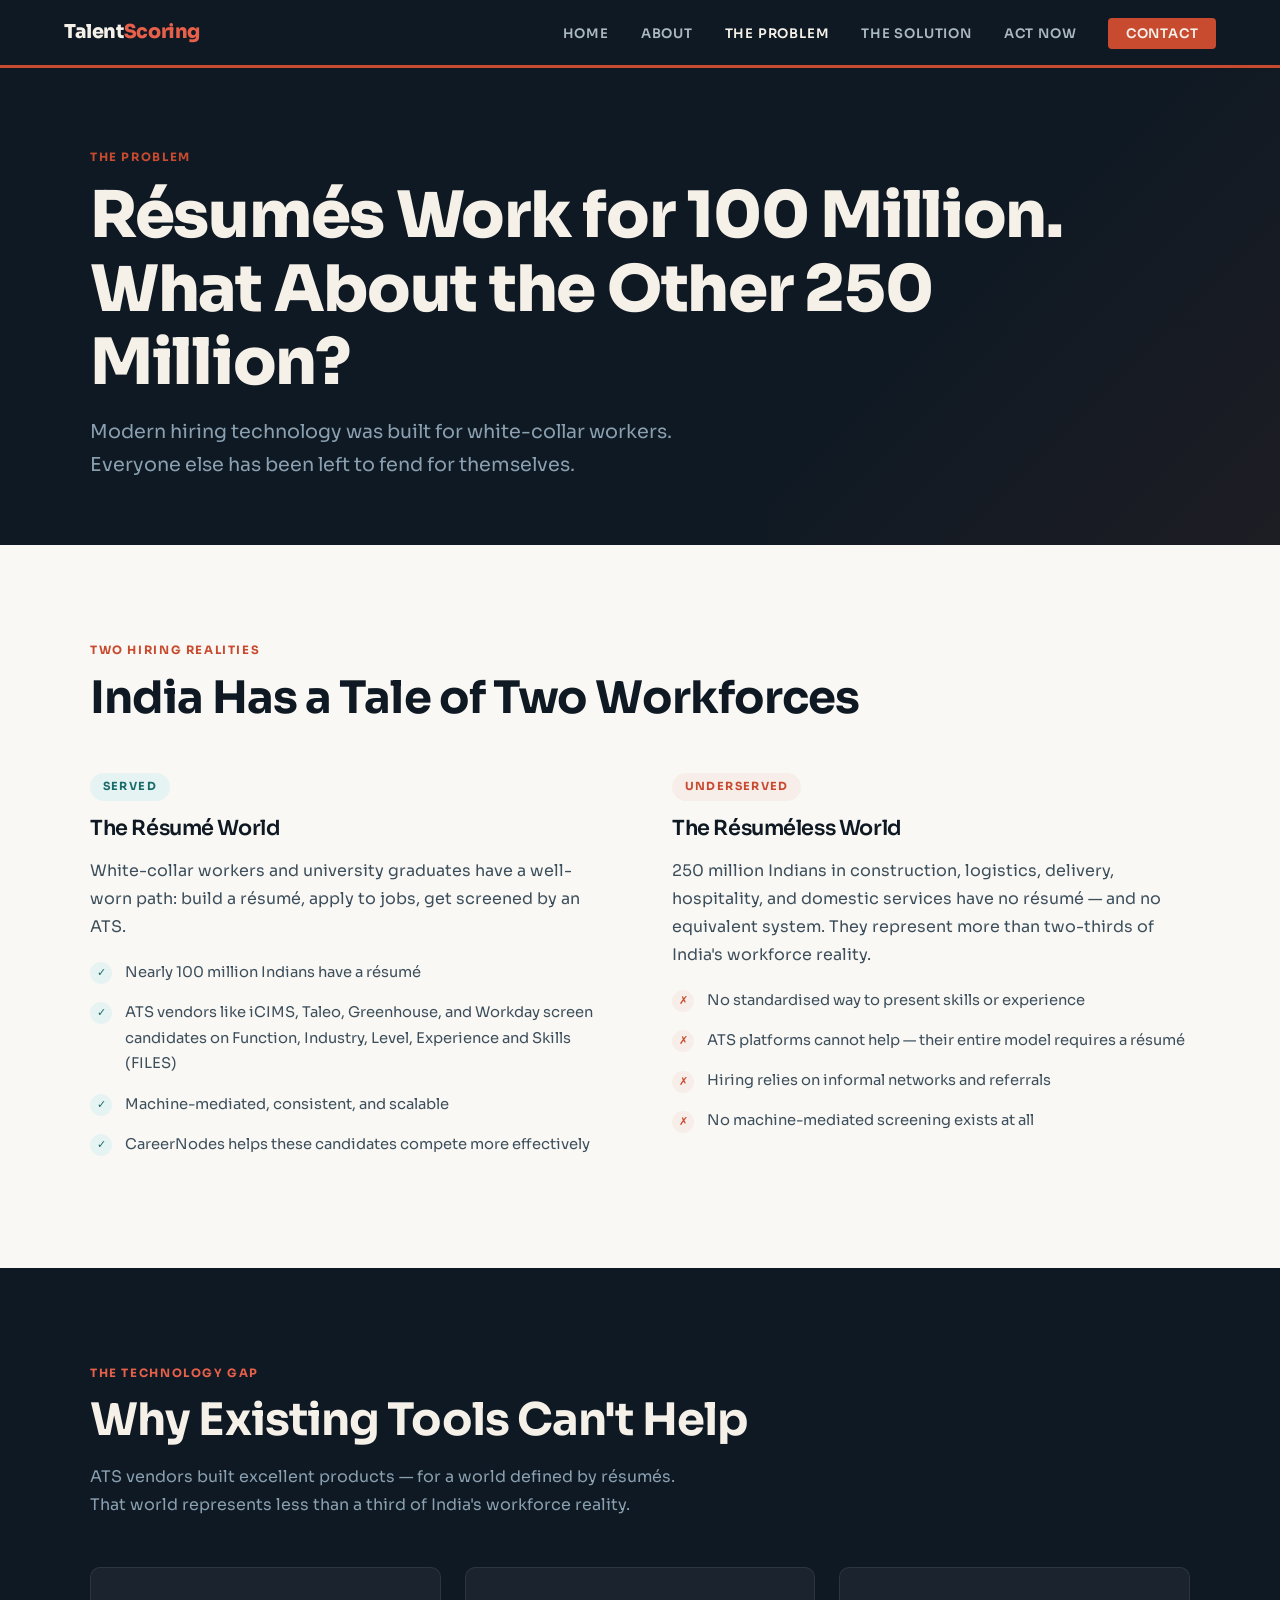
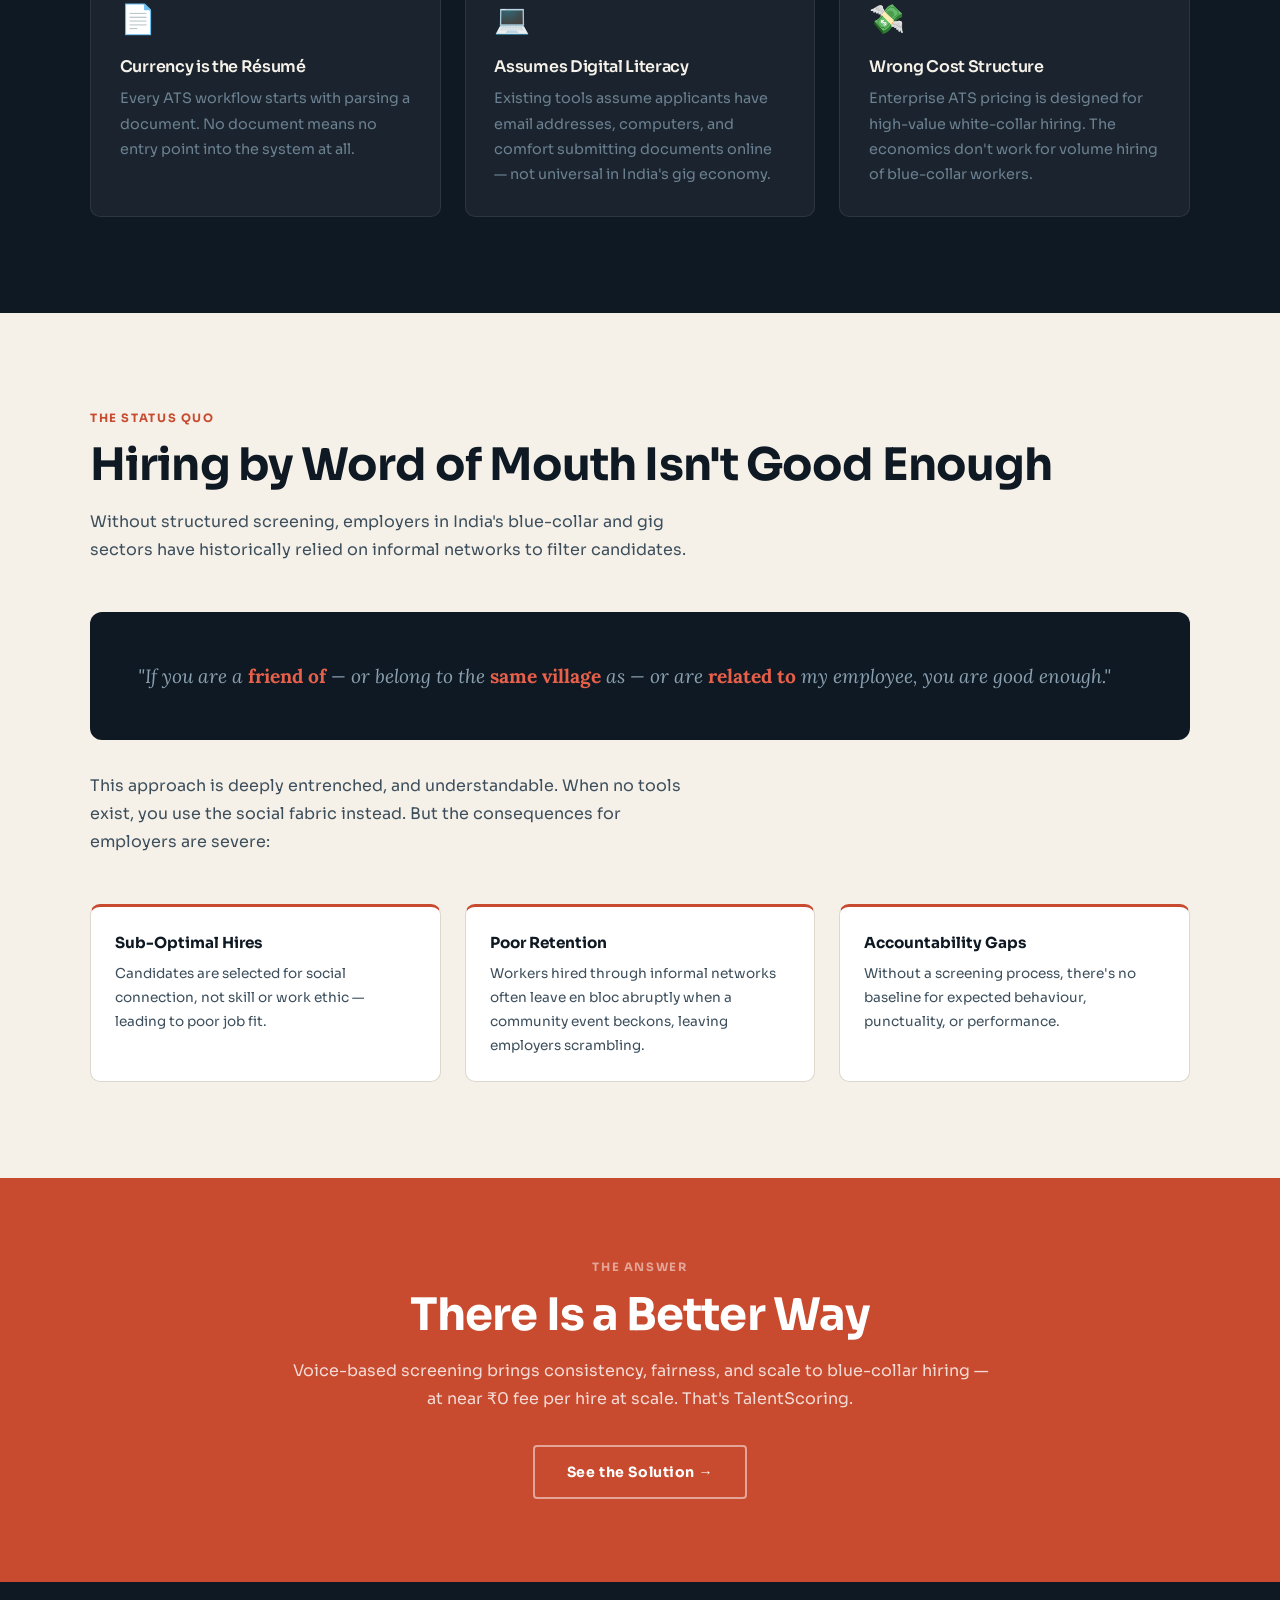
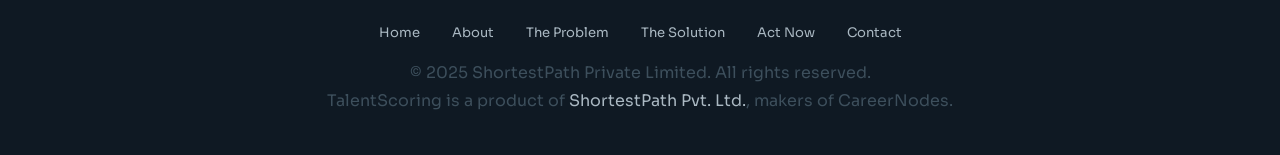
<file: problem.html>
<!DOCTYPE html>
<html lang="en">
<head>
  <meta charset="UTF-8" />
  <meta name="viewport" content="width=device-width, initial-scale=1.0" />
  <title>The Problem — TalentScoring</title>
  <meta name="description" content="Résumés work for 100 million Indians. But 250 million workers have been left behind by modern hiring technology." />
  <link rel="stylesheet" href="style.css" />
  <style>
    .split-section {
      padding: 6rem 5%;
      background: var(--warm-white);
    }
    .split-inner {
      max-width: 1100px;
      margin: 0 auto;
    }

    .split-grid {
      display: grid;
      grid-template-columns: 1fr 1fr;
      gap: 4rem;
      align-items: start;
      margin-top: 3rem;
    }

    .side-label {
      font-size: 0.7rem;
      font-weight: 700;
      letter-spacing: 0.12em;
      text-transform: uppercase;
      padding: 0.3rem 0.8rem;
      border-radius: 100px;
      display: inline-block;
      margin-bottom: 1rem;
    }

    .side-resume .side-label { background: #e6f3f3; color: var(--teal); }
    .side-resumeless .side-label { background: var(--accent-pale); color: var(--accent); }

    .side-resume h3, .side-resumeless h3 { margin-bottom: 1rem; }

    .list-items { margin-top: 1.2rem; }
    .list-item {
      display: flex;
      gap: 0.8rem;
      margin-bottom: 0.9rem;
      align-items: flex-start;
    }
    .list-icon {
      width: 22px;
      height: 22px;
      border-radius: 50%;
      display: flex;
      align-items: center;
      justify-content: center;
      font-size: 0.7rem;
      flex-shrink: 0;
      margin-top: 0.15rem;
    }
    .list-icon-teal { background: #e6f3f3; color: var(--teal); }
    .list-icon-red { background: var(--accent-pale); color: var(--accent); }
    .list-item p { font-size: 0.92rem; margin: 0; }

    .side-divider {
      width: 1px;
      background: var(--border);
      margin: 0 auto;
    }

    /* The gap section */
    .gap-section {
      background: var(--ink);
      padding: 6rem 5%;
    }
    .gap-inner {
      max-width: 1100px;
      margin: 0 auto;
    }
    .gap-inner .section-label { color: var(--accent-light); }
    .gap-inner h2 { color: var(--cream); margin-bottom: 1rem; }
    .gap-inner > p { color: #8aa0b0; max-width: 620px; margin-bottom: 3rem; }

    .gap-cards {
      display: grid;
      grid-template-columns: repeat(3, 1fr);
      gap: 1.5rem;
    }

    .gap-card {
      background: rgba(255,255,255,0.05);
      border: 1px solid rgba(255,255,255,0.08);
      border-radius: 10px;
      padding: 1.8rem;
    }

    .gap-card h3 { color: var(--cream); font-size: 1rem; margin-bottom: 0.6rem; }
    .gap-card p { color: #6b8090; font-size: 0.9rem; }
    .gap-card .gap-icon { font-size: 1.8rem; margin-bottom: 1rem; }

    /* Word of mouth section */
    .wom-section {
      background: var(--cream);
      padding: 6rem 5%;
    }
    .wom-inner {
      max-width: 1100px;
      margin: 0 auto;
    }

    .wom-inner h2 { margin-bottom: 1rem; }
    .wom-inner > p { max-width: 600px; margin-bottom: 3rem; }

    .wom-quote {
      background: var(--ink);
      border-radius: 12px;
      padding: 3rem;
      margin-bottom: 2rem;
    }

    .wom-quote p {
      font-family: 'Lora', serif;
      font-style: italic;
      color: #8aa0b0;
      font-size: 1.2rem;
      line-height: 1.7;
      margin: 0;
    }

    .wom-quote p strong { color: var(--accent-light); font-style: normal; }

    .consequences {
      display: grid;
      grid-template-columns: repeat(3, 1fr);
      gap: 1.5rem;
      margin-top: 2.5rem;
    }

    .consequence-card {
      background: white;
      border: 1px solid var(--border);
      border-radius: 10px;
      padding: 1.5rem;
      border-top: 3px solid var(--accent);
    }

    .consequence-card h4 { font-size: 0.95rem; margin-bottom: 0.4rem; }
    .consequence-card p { font-size: 0.85rem; }

    /* Next steps */
    .next-section {
      background: var(--accent);
      padding: 5rem 5%;
      text-align: center;
    }
    .next-inner { max-width: 700px; margin: 0 auto; }
    .next-inner h2 { color: white; margin-bottom: 1rem; }
    .next-inner p { color: rgba(255,255,255,0.8); margin-bottom: 2rem; }

    @media (max-width: 900px) {
      .split-grid { grid-template-columns: 1fr; }
      .side-divider { display: none; }
      .gap-cards, .consequences { grid-template-columns: 1fr; }
    }
  </style>
</head>
<body>

<nav>
  <a href="index.html" class="nav-logo">Talent<span>Scoring</span></a>
  <ul class="nav-links">
    <li><a href="index.html">Home</a></li>
    <li><a href="about.html">About</a></li>
    <li><a href="problem.html" class="active">The Problem</a></li>
    <li><a href="solution.html">The Solution</a></li>
    <li><a href="market.html">Act Now</a></li>
    <li><a href="contact.html" class="nav-cta">Contact</a></li>
  </ul>
</nav>

<main>

  <div class="page-hero">
    <div class="page-hero-inner">
      <div class="section-label">The Problem</div>
      <h1>Résumés Work for 100 Million. What About the Other 250 Million?</h1>
      <p class="lead">Modern hiring technology was built for white-collar workers. Everyone else has been left to fend for themselves.</p>
    </div>
  </div>

  <section class="split-section">
    <div class="split-inner">
      <div class="section-label">Two Hiring Realities</div>
      <h2>India Has a Tale of Two Workforces</h2>
      <div class="split-grid">
        <div class="side-resume">
          <span class="side-label">Served</span>
          <h3>The Résumé World</h3>
          <p>White-collar workers and university graduates have a well-worn path: build a résumé, apply to jobs, get screened by an ATS.</p>
          <div class="list-items">
            <div class="list-item">
              <div class="list-icon list-icon-teal">✓</div>
              <p>Nearly 100 million Indians have a résumé</p>
            </div>
            <div class="list-item">
              <div class="list-icon list-icon-teal">✓</div>
              <p>ATS vendors like iCIMS, Taleo, Greenhouse, and Workday screen candidates on Function, Industry, Level, Experience and Skills (FILES)</p>
            </div>
            <div class="list-item">
              <div class="list-icon list-icon-teal">✓</div>
              <p>Machine-mediated, consistent, and scalable</p>
            </div>
            <div class="list-item">
              <div class="list-icon list-icon-teal">✓</div>
              <p>CareerNodes helps these candidates compete more effectively</p>
            </div>
          </div>
        </div>

        <div class="side-resumeless">
          <span class="side-label">Underserved</span>
          <h3>The Résuméless World</h3>
          <p>250 million Indians in construction, logistics, delivery, hospitality, and domestic services have no résumé — and no equivalent system. They represent more than two-thirds of India's workforce reality.</p>
          <div class="list-items">
            <div class="list-item">
              <div class="list-icon list-icon-red">✗</div>
              <p>No standardised way to present skills or experience</p>
            </div>
            <div class="list-item">
              <div class="list-icon list-icon-red">✗</div>
              <p>ATS platforms cannot help — their entire model requires a résumé</p>
            </div>
            <div class="list-item">
              <div class="list-icon list-icon-red">✗</div>
              <p>Hiring relies on informal networks and referrals</p>
            </div>
            <div class="list-item">
              <div class="list-icon list-icon-red">✗</div>
              <p>No machine-mediated screening exists at all</p>
            </div>
          </div>
        </div>
      </div>
    </div>
  </section>

  <section class="gap-section">
    <div class="gap-inner">
      <div class="section-label">The Technology Gap</div>
      <h2>Why Existing Tools Can't Help</h2>
      <p>ATS vendors built excellent products — for a world defined by résumés. That world represents less than a third of India's workforce reality.</p>
      <div class="gap-cards">
        <div class="gap-card">
          <div class="gap-icon">📄</div>
          <h3>Currency is the Résumé</h3>
          <p>Every ATS workflow starts with parsing a document. No document means no entry point into the system at all.</p>
        </div>
        <div class="gap-card">
          <div class="gap-icon">💻</div>
          <h3>Assumes Digital Literacy</h3>
          <p>Existing tools assume applicants have email addresses, computers, and comfort submitting documents online — not universal in India's gig economy.</p>
        </div>
        <div class="gap-card">
          <div class="gap-icon">💸</div>
          <h3>Wrong Cost Structure</h3>
          <p>Enterprise ATS pricing is designed for high-value white-collar hiring. The economics don't work for volume hiring of blue-collar workers.</p>
        </div>
      </div>
    </div>
  </section>

  <section class="wom-section">
    <div class="wom-inner">
      <div class="section-label">The Status Quo</div>
      <h2>Hiring by Word of Mouth Isn't Good Enough</h2>
      <p>Without structured screening, employers in India's blue-collar and gig sectors have historically relied on informal networks to filter candidates.</p>

      <div class="wom-quote">
        <p>"If you are a <strong>friend of</strong> — or belong to the <strong>same village</strong> as — or are <strong>related to</strong> my employee, you are good enough."</p>
      </div>

      <p>This approach is deeply entrenched, and understandable. When no tools exist, you use the social fabric instead. But the consequences for employers are severe:</p>

      <div class="consequences">
        <div class="consequence-card">
          <h4>Sub-Optimal Hires</h4>
          <p>Candidates are selected for social connection, not skill or work ethic — leading to poor job fit.</p>
        </div>
        <div class="consequence-card">
          <h4>Poor Retention</h4>
          <p>Workers hired through informal networks often leave en bloc abruptly when a community event beckons, leaving employers scrambling.</p>
        </div>
        <div class="consequence-card">
          <h4>Accountability Gaps</h4>
          <p>Without a screening process, there's no baseline for expected behaviour, punctuality, or performance.</p>
        </div>
      </div>
    </div>
  </section>

  <section class="next-section">
    <div class="next-inner">
      <div class="section-label" style="color:rgba(255,255,255,0.5);">The Answer</div>
      <h2>There Is a Better Way</h2>
      <p>Voice-based screening brings consistency, fairness, and scale to blue-collar hiring — at near ₹0 fee per hire at scale. That's TalentScoring.</p>
      <a href="solution.html" class="btn btn-outline-white">See the Solution →</a>
    </div>
  </section>

</main>

<footer>
  <div class="footer-inner">
    <div class="footer-links">
      <a href="index.html">Home</a>
      <a href="about.html">About</a>
      <a href="problem.html">The Problem</a>
      <a href="solution.html">The Solution</a>
      <a href="market.html">Act Now</a>
      <a href="contact.html">Contact</a>
    </div>
    <p>© 2025 ShortestPath Private Limited. All rights reserved.<br>
    TalentScoring is a product of <a href="#">ShortestPath Pvt. Ltd.</a>, makers of CareerNodes.</p>
  </div>
</footer>

</body>
</html>
</file>
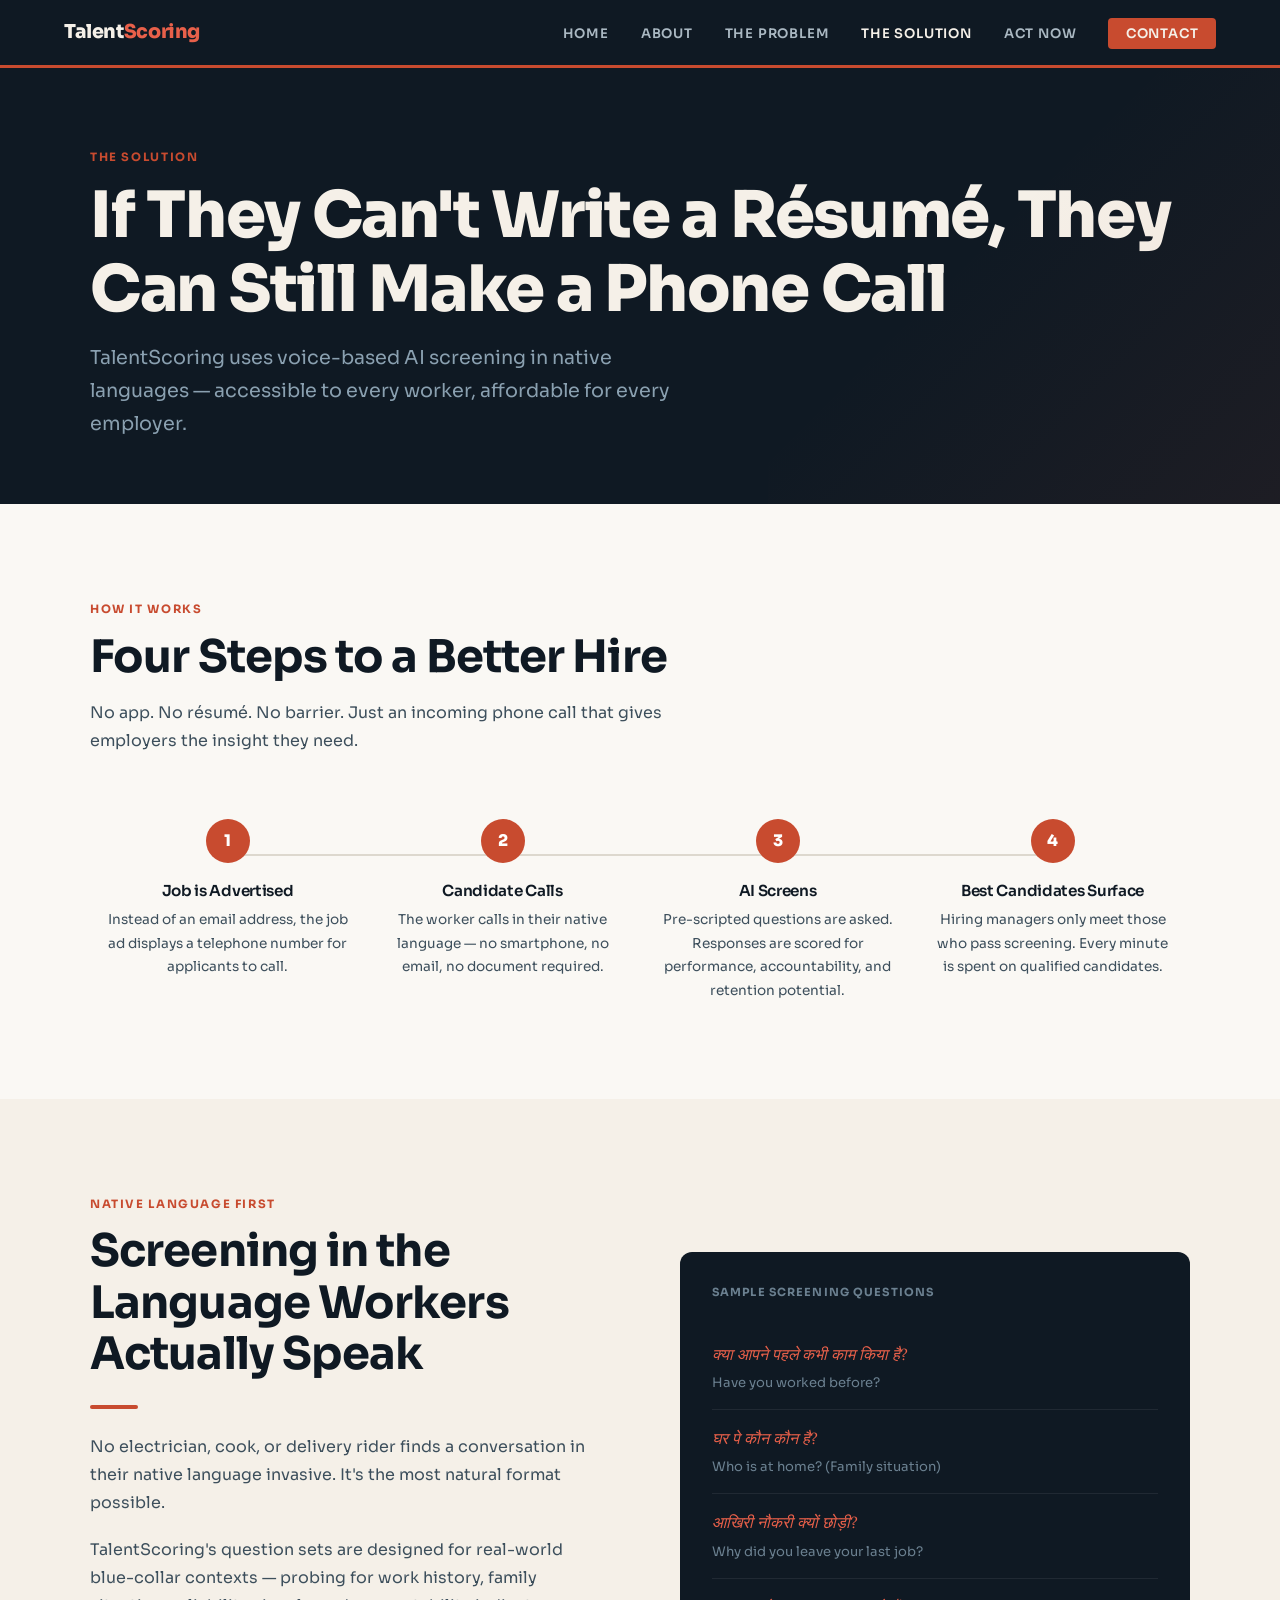
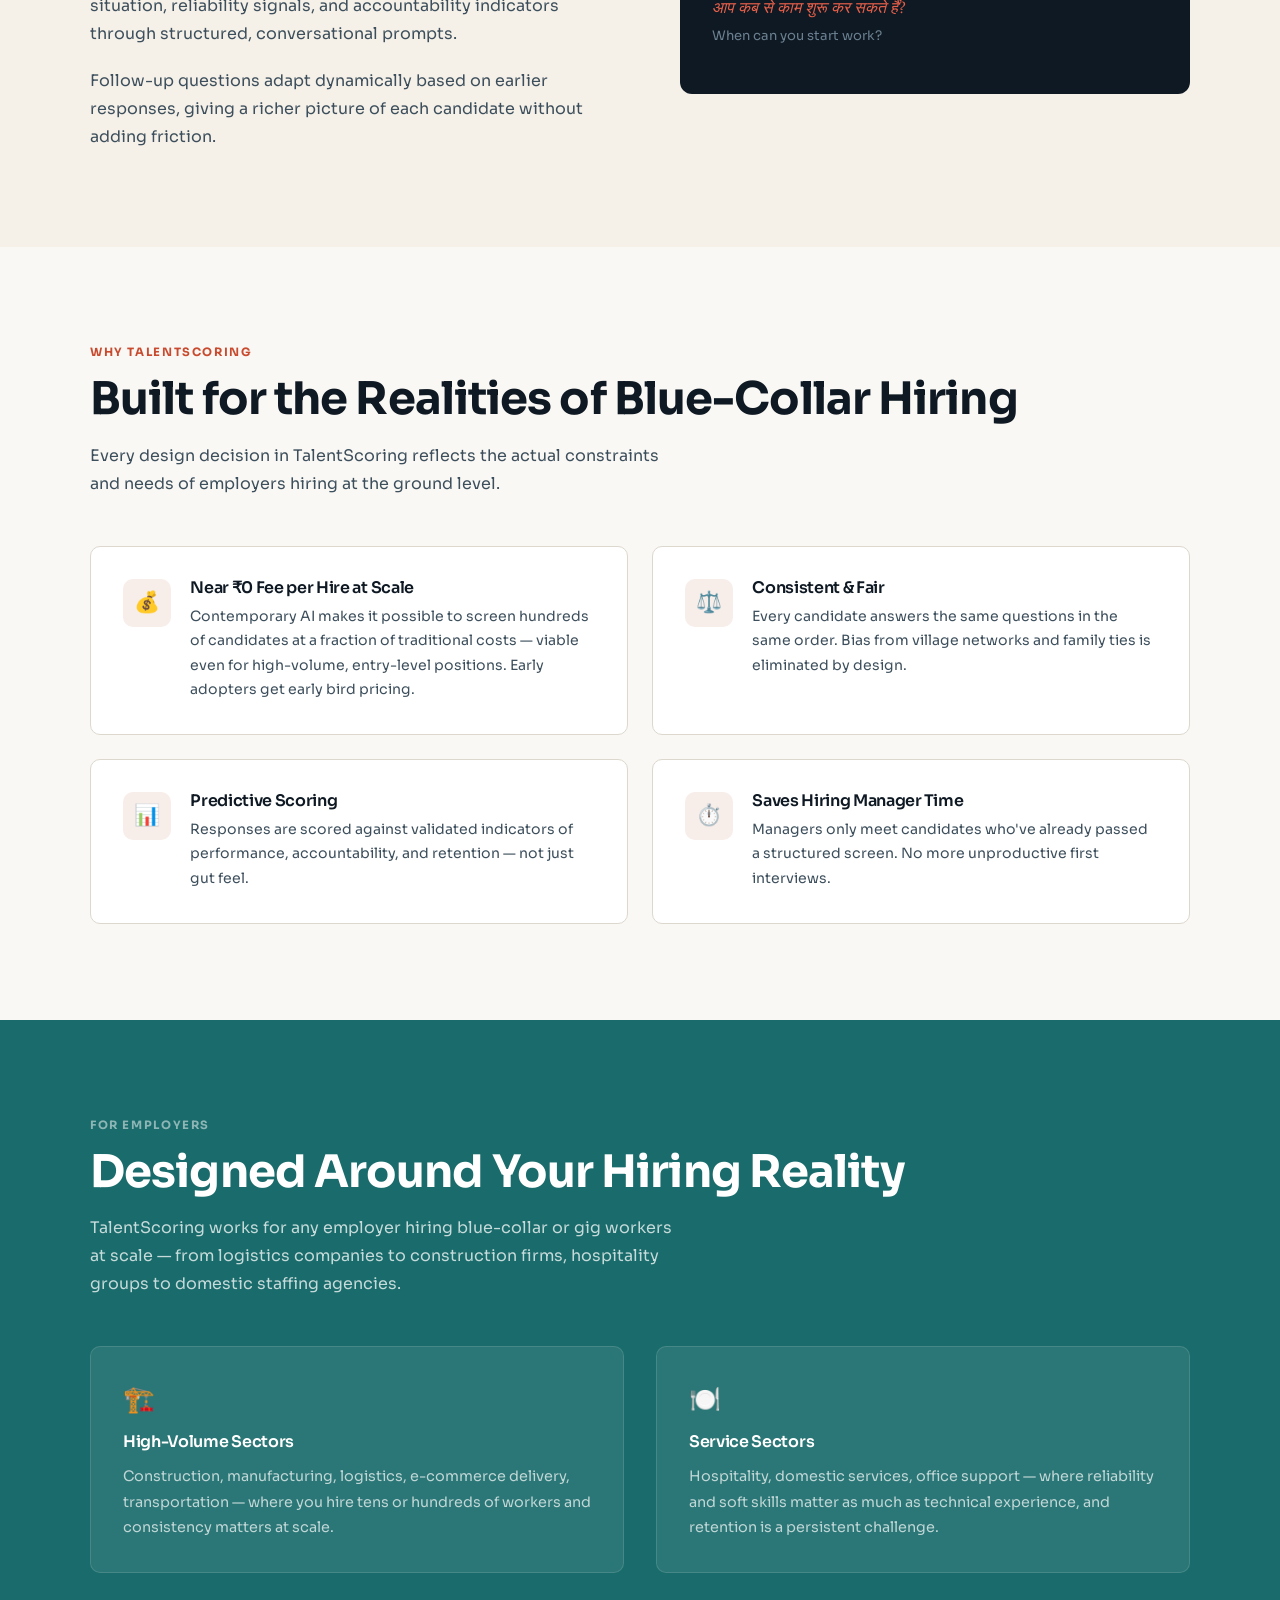
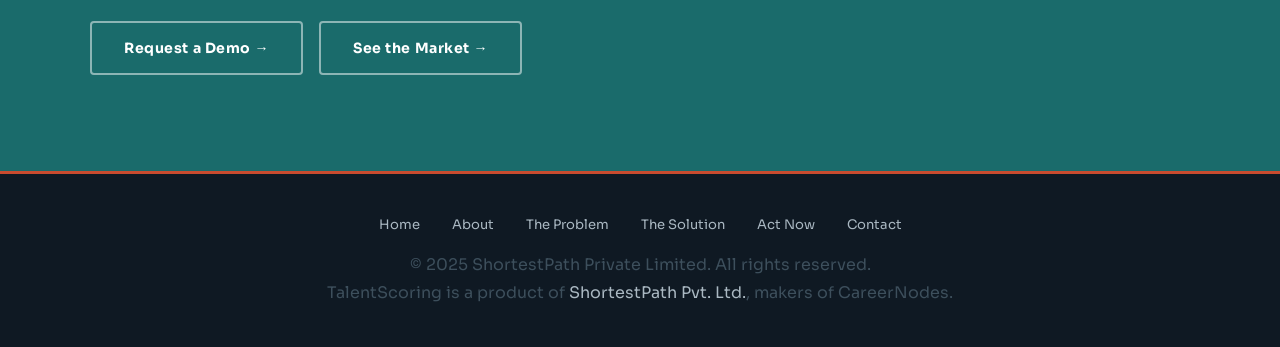
<file: solution.html>
<!DOCTYPE html>
<html lang="en">
<head>
  <meta charset="UTF-8" />
  <meta name="viewport" content="width=device-width, initial-scale=1.0" />
  <title>The Solution — TalentScoring</title>
  <meta name="description" content="TalentScoring uses voice-based AI screening in native languages to bring consistent, affordable hiring to India's blue-collar workforce." />
  <link rel="stylesheet" href="style.css" />
  <style>
    /* How it works */
    .how-section {
      padding: 6rem 5%;
      background: var(--warm-white);
    }
    .how-inner {
      max-width: 1100px;
      margin: 0 auto;
    }
    .how-inner h2 { margin-bottom: 1rem; }
    .how-inner > p { max-width: 600px; margin-bottom: 4rem; }

    .steps {
      display: grid;
      grid-template-columns: repeat(4, 1fr);
      gap: 0;
      position: relative;
    }

    .steps::before {
      content: '';
      position: absolute;
      top: 2.2rem;
      left: calc(12.5% + 1rem);
      right: calc(12.5% + 1rem);
      height: 2px;
      background: var(--border);
      z-index: 0;
    }

    .step {
      text-align: center;
      padding: 0 1rem;
      position: relative;
      z-index: 1;
    }

    .step-num {
      width: 44px;
      height: 44px;
      border-radius: 50%;
      background: var(--accent);
      color: white;
      font-weight: 800;
      font-size: 1rem;
      display: flex;
      align-items: center;
      justify-content: center;
      margin: 0 auto 1.2rem;
    }

    .step h3 { font-size: 0.95rem; margin-bottom: 0.5rem; }
    .step p { font-size: 0.85rem; }

    /* Voice section */
    .voice-section {
      background: var(--cream);
      padding: 6rem 5%;
    }
    .voice-inner {
      max-width: 1100px;
      margin: 0 auto;
      display: grid;
      grid-template-columns: 1fr 1fr;
      gap: 5rem;
      align-items: center;
    }

    .voice-text h2 { margin-bottom: 1rem; }
    .voice-text .divider { margin-bottom: 1.5rem; }

    .question-samples {
      background: var(--ink);
      border-radius: 12px;
      padding: 2rem;
      overflow: hidden;
    }

    .qs-label {
      font-size: 0.7rem;
      font-weight: 700;
      letter-spacing: 0.1em;
      text-transform: uppercase;
      color: #6b8090;
      margin-bottom: 1.5rem;
    }

    .question-item {
      padding: 1rem 0;
      border-bottom: 1px solid rgba(255,255,255,0.07);
    }
    .question-item:last-child { border-bottom: none; }

    .question-hindi {
      font-family: 'Lora', serif;
      font-style: italic;
      color: var(--accent-light);
      font-size: 1rem;
      margin-bottom: 0.3rem;
    }

    .question-english {
      font-size: 0.82rem;
      color: #6b8090;
    }

    /* Benefits */
    .benefits-section {
      padding: 6rem 5%;
      background: var(--warm-white);
    }
    .benefits-inner {
      max-width: 1100px;
      margin: 0 auto;
    }
    .benefits-inner h2 { margin-bottom: 1rem; }
    .benefits-inner > p { max-width: 600px; margin-bottom: 3rem; }

    .benefits-grid {
      display: grid;
      grid-template-columns: repeat(2, 1fr);
      gap: 1.5rem;
    }

    .benefit-card {
      background: white;
      border: 1px solid var(--border);
      border-radius: 10px;
      padding: 2rem;
      display: flex;
      gap: 1.2rem;
      align-items: flex-start;
      transition: transform 0.2s, box-shadow 0.2s;
    }

    .benefit-card:hover {
      transform: translateY(-3px);
      box-shadow: var(--shadow-lg);
    }

    .benefit-icon-box {
      width: 48px;
      height: 48px;
      background: var(--accent-pale);
      border-radius: 10px;
      display: flex;
      align-items: center;
      justify-content: center;
      font-size: 1.3rem;
      flex-shrink: 0;
    }

    .benefit-card h3 { font-size: 1rem; margin-bottom: 0.4rem; }
    .benefit-card p { font-size: 0.88rem; }

    /* For employers section */
    .employer-section {
      background: var(--teal);
      padding: 6rem 5%;
    }
    .employer-inner {
      max-width: 1100px;
      margin: 0 auto;
    }
    .employer-inner .section-label { color: rgba(255,255,255,0.5); }
    .employer-inner h2 { color: white; margin-bottom: 1rem; }
    .employer-inner > p { color: rgba(255,255,255,0.75); max-width: 600px; margin-bottom: 3rem; }

    .employer-cols {
      display: grid;
      grid-template-columns: 1fr 1fr;
      gap: 2rem;
    }

    .employer-col {
      background: rgba(255,255,255,0.08);
      border: 1px solid rgba(255,255,255,0.12);
      border-radius: 10px;
      padding: 2rem;
    }

    .employer-col h3 { color: white; margin-bottom: 0.8rem; font-size: 1rem; }
    .employer-col p { color: rgba(255,255,255,0.7); font-size: 0.9rem; }
    .employer-col .eco-icon { font-size: 1.6rem; margin-bottom: 0.8rem; }

    .cta-row { margin-top: 3rem; display: flex; gap: 1rem; }

    @media (max-width: 900px) {
      .steps { grid-template-columns: 1fr 1fr; }
      .steps::before { display: none; }
      .voice-inner { grid-template-columns: 1fr; }
      .benefits-grid { grid-template-columns: 1fr; }
      .employer-cols { grid-template-columns: 1fr; }
    }
    @media (max-width: 600px) {
      .steps { grid-template-columns: 1fr; }
    }
  </style>
</head>
<body>

<nav>
  <a href="index.html" class="nav-logo">Talent<span>Scoring</span></a>
  <ul class="nav-links">
    <li><a href="index.html">Home</a></li>
    <li><a href="about.html">About</a></li>
    <li><a href="problem.html">The Problem</a></li>
    <li><a href="solution.html" class="active">The Solution</a></li>
    <li><a href="market.html">Act Now</a></li>
    <li><a href="contact.html" class="nav-cta">Contact</a></li>
  </ul>
</nav>

<main>

  <div class="page-hero">
    <div class="page-hero-inner">
      <div class="section-label">The Solution</div>
      <h1>If They Can't Write a Résumé, They Can Still Make a Phone Call</h1>
      <p class="lead">TalentScoring uses voice-based AI screening in native languages — accessible to every worker, affordable for every employer.</p>
    </div>
  </div>

  <section class="how-section">
    <div class="how-inner">
      <div class="section-label">How It Works</div>
      <h2>Four Steps to a Better Hire</h2>
      <p>No app. No résumé. No barrier. Just an incoming phone call that gives employers the insight they need.</p>
      <div class="steps">
        <div class="step">
          <div class="step-num">1</div>
          <h3>Job is Advertised</h3>
          <p>Instead of an email address, the job ad displays a telephone number for applicants to call.</p>
        </div>
        <div class="step">
          <div class="step-num">2</div>
          <h3>Candidate Calls</h3>
          <p>The worker calls in their native language — no smartphone, no email, no document required.</p>
        </div>
        <div class="step">
          <div class="step-num">3</div>
          <h3>AI Screens</h3>
          <p>Pre-scripted questions are asked. Responses are scored for performance, accountability, and retention potential.</p>
        </div>
        <div class="step">
          <div class="step-num">4</div>
          <h3>Best Candidates Surface</h3>
          <p>Hiring managers only meet those who pass screening. Every minute is spent on qualified candidates.</p>
        </div>
      </div>
    </div>
  </section>

  <section class="voice-section">
    <div class="voice-inner">
      <div class="voice-text">
        <div class="section-label">Native Language First</div>
        <h2>Screening in the Language Workers Actually Speak</h2>
        <div class="divider"></div>
        <p>No electrician, cook, or delivery rider finds a conversation in their native language invasive. It's the most natural format possible.</p>
        <p>TalentScoring's question sets are designed for real-world blue-collar contexts — probing for work history, family situation, reliability signals, and accountability indicators through structured, conversational prompts.</p>
        <p>Follow-up questions adapt dynamically based on earlier responses, giving a richer picture of each candidate without adding friction.</p>
      </div>
      <div>
        <div class="question-samples">
          <div class="qs-label">Sample screening questions</div>
          <div class="question-item">
            <div class="question-hindi">क्या आपने पहले कभी काम किया है?</div>
            <div class="question-english">Have you worked before?</div>
          </div>
          <div class="question-item">
            <div class="question-hindi">घर पे कौन कौन है?</div>
            <div class="question-english">Who is at home? (Family situation)</div>
          </div>
          <div class="question-item">
            <div class="question-hindi">आखिरी नौकरी क्यों छोड़ी?</div>
            <div class="question-english">Why did you leave your last job?</div>
          </div>
          <div class="question-item">
            <div class="question-hindi">आप कब से काम शुरू कर सकते हैं?</div>
            <div class="question-english">When can you start work?</div>
          </div>
        </div>
      </div>
    </div>
  </section>

  <section class="benefits-section">
    <div class="benefits-inner">
      <div class="section-label">Why TalentScoring</div>
      <h2>Built for the Realities of Blue-Collar Hiring</h2>
      <p>Every design decision in TalentScoring reflects the actual constraints and needs of employers hiring at the ground level.</p>
      <div class="benefits-grid">
        <div class="benefit-card">
          <div class="benefit-icon-box">💰</div>
          <div>
            <h3>Near ₹0 Fee per Hire at Scale</h3>
            <p>Contemporary AI makes it possible to screen hundreds of candidates at a fraction of traditional costs — viable even for high-volume, entry-level positions. Early adopters get early bird pricing.</p>
          </div>
        </div>
        <div class="benefit-card">
          <div class="benefit-icon-box">⚖️</div>
          <div>
            <h3>Consistent & Fair</h3>
            <p>Every candidate answers the same questions in the same order. Bias from village networks and family ties is eliminated by design.</p>
          </div>
        </div>
        <div class="benefit-card">
          <div class="benefit-icon-box">📊</div>
          <div>
            <h3>Predictive Scoring</h3>
            <p>Responses are scored against validated indicators of performance, accountability, and retention — not just gut feel.</p>
          </div>
        </div>
        <div class="benefit-card">
          <div class="benefit-icon-box">⏱️</div>
          <div>
            <h3>Saves Hiring Manager Time</h3>
            <p>Managers only meet candidates who've already passed a structured screen. No more unproductive first interviews.</p>
          </div>
        </div>
      </div>
    </div>
  </section>

  <section class="employer-section">
    <div class="employer-inner">
      <div class="section-label">For Employers</div>
      <h2>Designed Around Your Hiring Reality</h2>
      <p>TalentScoring works for any employer hiring blue-collar or gig workers at scale — from logistics companies to construction firms, hospitality groups to domestic staffing agencies.</p>
      <div class="employer-cols">
        <div class="employer-col">
          <div class="eco-icon">🏗️</div>
          <h3>High-Volume Sectors</h3>
          <p>Construction, manufacturing, logistics, e-commerce delivery, transportation — where you hire tens or hundreds of workers and consistency matters at scale.</p>
        </div>
        <div class="employer-col">
          <div class="eco-icon">🍽️</div>
          <h3>Service Sectors</h3>
          <p>Hospitality, domestic services, office support — where reliability and soft skills matter as much as technical experience, and retention is a persistent challenge.</p>
        </div>
      </div>
      <div class="cta-row">
        <a href="contact.html" class="btn btn-outline-white">Request a Demo →</a>
        <a href="market.html" class="btn btn-outline-white">See the Market →</a>
      </div>
    </div>
  </section>

</main>

<footer>
  <div class="footer-inner">
    <div class="footer-links">
      <a href="index.html">Home</a>
      <a href="about.html">About</a>
      <a href="problem.html">The Problem</a>
      <a href="solution.html">The Solution</a>
      <a href="market.html">Act Now</a>
      <a href="contact.html">Contact</a>
    </div>
    <p>© 2025 ShortestPath Private Limited. All rights reserved.<br>
    TalentScoring is a product of <a href="#">ShortestPath Pvt. Ltd.</a>, makers of CareerNodes.</p>
  </div>
</footer>

</body>
</html>
</file>
<file: style.css>
@import url('https://fonts.googleapis.com/css2?family=Sora:wght@300;400;600;700;800&family=Lora:ital,wght@0,400;0,600;1,400&display=swap');

:root {
  --ink: #0f1923;
  --ink-muted: #3d4f5c;
  --cream: #f5f0e8;
  --warm-white: #faf8f4;
  --accent: #c84b2f;
  --accent-light: #e8604a;
  --accent-pale: #f7ede9;
  --teal: #1a6b6b;
  --teal-light: #228b8b;
  --gold: #c49a2a;
  --border: #ddd8ce;
  --shadow: 0 2px 24px rgba(15,25,35,0.08);
  --shadow-lg: 0 8px 48px rgba(15,25,35,0.14);
}

* { margin: 0; padding: 0; box-sizing: border-box; }

html { scroll-behavior: smooth; }

body {
  font-family: 'Sora', sans-serif;
  background: var(--warm-white);
  color: var(--ink);
  line-height: 1.6;
}

/* ── NAV ── */
nav {
  position: sticky;
  top: 0;
  z-index: 100;
  background: var(--ink);
  border-bottom: 3px solid var(--accent);
  padding: 0 5%;
  display: flex;
  align-items: center;
  justify-content: space-between;
  height: 68px;
}

.nav-logo {
  font-size: 1.2rem;
  font-weight: 800;
  color: var(--cream);
  text-decoration: none;
  letter-spacing: -0.02em;
}

.nav-logo span {
  color: var(--accent-light);
}

.nav-links {
  display: flex;
  gap: 2rem;
  list-style: none;
}

.nav-links a {
  color: #aab8c2;
  text-decoration: none;
  font-size: 0.82rem;
  font-weight: 600;
  letter-spacing: 0.06em;
  text-transform: uppercase;
  transition: color 0.2s;
}

.nav-links a:hover,
.nav-links a.active {
  color: var(--cream);
}

.nav-cta {
  background: var(--accent);
  color: var(--cream) !important;
  padding: 0.45rem 1.1rem;
  border-radius: 4px;
  transition: background 0.2s !important;
}

.nav-cta:hover {
  background: var(--accent-light);
  color: white !important;
}

/* ── FOOTER ── */
footer {
  background: var(--ink);
  color: #6b8090;
  text-align: center;
  padding: 2.5rem 5%;
  font-size: 0.82rem;
  border-top: 3px solid var(--accent);
}

footer a { color: #aab8c2; text-decoration: none; }
footer a:hover { color: var(--cream); }
footer .footer-inner { max-width: 900px; margin: 0 auto; }
footer .footer-links { margin-bottom: 1rem; display: flex; gap: 2rem; justify-content: center; flex-wrap: wrap; }

/* ── SHARED SECTION STYLES ── */
.section {
  padding: 6rem 5%;
  max-width: 1100px;
  margin: 0 auto;
}

.section-label {
  font-size: 0.72rem;
  font-weight: 700;
  letter-spacing: 0.14em;
  text-transform: uppercase;
  color: var(--accent);
  margin-bottom: 0.8rem;
}

h1, h2, h3 {
  font-family: 'Sora', sans-serif;
  line-height: 1.15;
  letter-spacing: -0.02em;
}

h1 { font-size: clamp(2.4rem, 5vw, 4rem); font-weight: 800; }
h2 { font-size: clamp(1.8rem, 3.5vw, 2.8rem); font-weight: 700; }
h3 { font-size: 1.3rem; font-weight: 600; }

p { font-size: 1rem; line-height: 1.75; color: var(--ink-muted); margin-bottom: 1.2rem; }
p:last-child { margin-bottom: 0; }

.lead {
  font-size: 1.2rem;
  line-height: 1.7;
  color: var(--ink-muted);
}

.btn {
  display: inline-block;
  padding: 0.85rem 2rem;
  font-family: 'Sora', sans-serif;
  font-size: 0.88rem;
  font-weight: 700;
  letter-spacing: 0.04em;
  text-decoration: none;
  border-radius: 4px;
  transition: all 0.2s;
  cursor: pointer;
  border: none;
}

.btn-primary {
  background: var(--accent);
  color: white;
}
.btn-primary:hover { background: var(--accent-light); transform: translateY(-1px); box-shadow: 0 4px 20px rgba(200,75,47,0.3); }

.btn-outline {
  background: transparent;
  color: var(--ink);
  border: 2px solid var(--ink);
}
.btn-outline:hover { background: var(--ink); color: white; }

.btn-outline-white {
  background: transparent;
  color: white;
  border: 2px solid rgba(255,255,255,0.5);
}
.btn-outline-white:hover { border-color: white; background: rgba(255,255,255,0.1); }

/* ── PAGE HERO ── */
.page-hero {
  background: var(--ink);
  padding: 5rem 5% 4rem;
  position: relative;
  overflow: hidden;
}

.page-hero::before {
  content: '';
  position: absolute;
  top: 0; right: 0;
  width: 40%;
  height: 100%;
  background: linear-gradient(135deg, transparent 40%, rgba(200,75,47,0.08));
  pointer-events: none;
}

.page-hero-inner {
  max-width: 1100px;
  margin: 0 auto;
}

.page-hero h1 { color: var(--cream); margin-bottom: 1rem; }
.page-hero .lead { color: #8aa0b0; max-width: 620px; }

/* ── DIVIDER ── */
.divider {
  width: 48px;
  height: 4px;
  background: var(--accent);
  border-radius: 2px;
  margin: 1.5rem 0;
}

/* ── CARD ── */
.card {
  background: white;
  border: 1px solid var(--border);
  border-radius: 8px;
  padding: 2rem;
  box-shadow: var(--shadow);
}

/* ── GRID ── */
.grid-2 { display: grid; grid-template-columns: 1fr 1fr; gap: 2rem; }
.grid-3 { display: grid; grid-template-columns: repeat(3, 1fr); gap: 2rem; }

@media (max-width: 768px) {
  .grid-2, .grid-3 { grid-template-columns: 1fr; }
  .nav-links { display: none; }
  .section { padding: 4rem 5%; }
}

/* ── HIGHLIGHT BOX ── */
.highlight-box {
  background: var(--accent-pale);
  border-left: 4px solid var(--accent);
  border-radius: 0 8px 8px 0;
  padding: 1.5rem 2rem;
  margin: 2rem 0;
}

.highlight-box p { color: var(--ink); font-style: italic; font-family: 'Lora', serif; font-size: 1.1rem; }

/* ── STAT ── */
.stat-number {
  font-size: 3rem;
  font-weight: 800;
  color: var(--accent);
  line-height: 1;
  letter-spacing: -0.03em;
}

.stat-label {
  font-size: 0.85rem;
  color: var(--ink-muted);
  margin-top: 0.4rem;
  font-weight: 600;
}

/* ── HINDI TEXT ── */
.hindi {
  font-family: 'Lora', serif;
  font-style: italic;
  color: var(--teal);
  font-size: 1.05rem;
}

/* ── PAGE TRANSITION ── */
@keyframes fadeUp {
  from { opacity: 0; transform: translateY(20px); }
  to { opacity: 1; transform: translateY(0); }
}

main { animation: fadeUp 0.4s ease both; }
</file>
